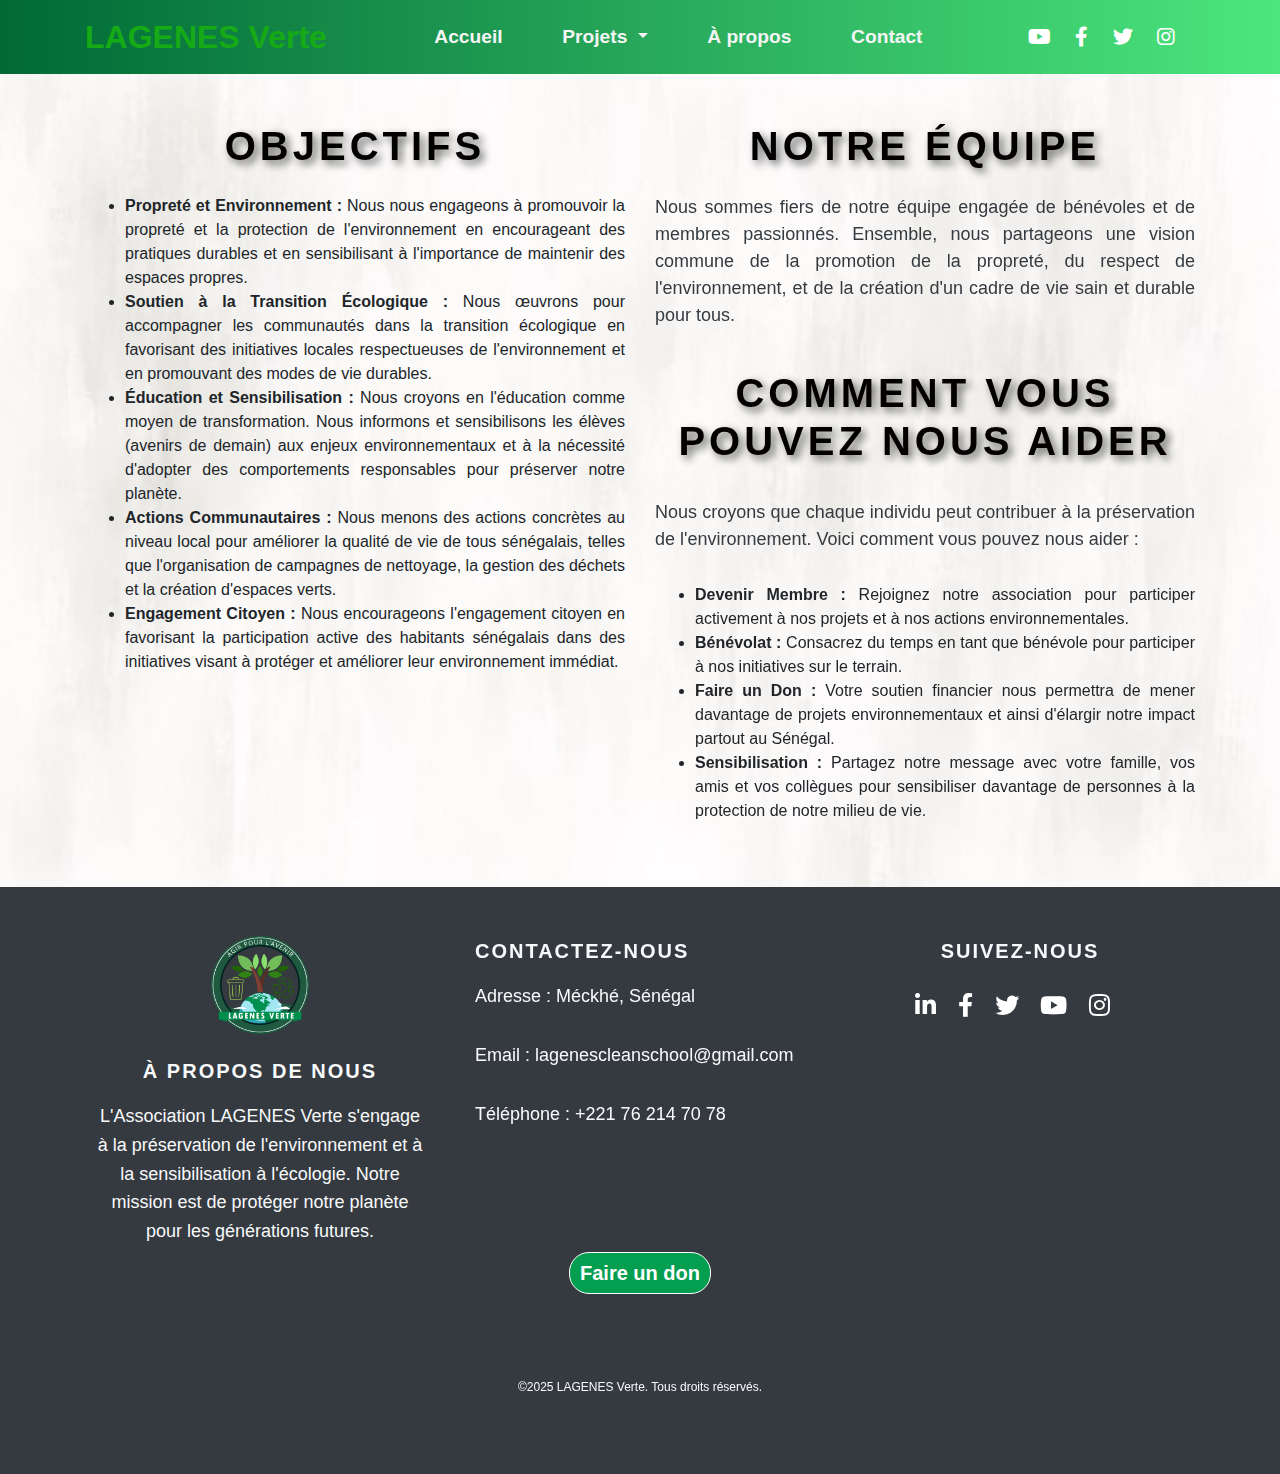
<file: about.html>
<!DOCTYPE html>
<html lang = "fr">

<head>
    <meta charset="UTF-8">
    <meta name="viewport" content="width=device-width, initial-scale=1.0">
    <meta name="description" content="Événements à venir et passés de l'association LAGENES Verte">
    <meta name="keywords" content="événements, environnement, écologie">
    <title>Événements | LAGENES Verte</title>
    <link rel="stylesheet" href="https://maxcdn.bootstrapcdn.com/bootstrap/4.5.2/css/bootstrap.min.css">
    <link rel="stylesheet" href="https://cdnjs.cloudflare.com/ajax/libs/font-awesome/6.0.0-beta3/css/all.min.css">
    <link rel="stylesheet" href="style.css">
    <link rel="icon" type="image/x-icon" href="images/aev.png" />
</head>

<body>
    <header class="header">
        <nav class="navbar navbar-expand-lg navbar-dark">
            <div class="container text-center">
                <a href="index.html" class="navbar-brand ml-auto" style="color: rgb(22, 170, 22)">LAGENES Verte</a>
                <button class="navbar-toggler" type="button" data-toggle="collapse" data-target="#navbarNav"
                    aria-controls="navbarNav" aria-expanded="true" aria-label="Toggle navigation">
                    <span class="navbar-toggler-icon"></span>
                </button>
                <div class="collapse navbar-collapse" id="navbarNav">
                    <ul class="navbar-nav m-auto mt-auto">
                        <li class="nav-item">
                            <a href="index.html" class="nav-link" style="color: whitesmoke">Accueil</a>
                        </li>
                        <li class="nav-item dropdown">
                            <a href="evenements.html" class="nav-link custom-pl-3 dropdown-toggle" style="color: whitesmoke" id="navbarDropdown" role="button" data-toggle="dropdown" aria-haspopup="true" aria-expanded="false">
                                Projets
                            </a>
                            <div class="dropdown-menu" aria-labelledby="navbarDropdown">
                                <a class="dropdown-item" href="school.html">Projet Clean'School</a>
                                <a class="dropdown-item" href="avenir.html"> <i>En construction</i></a>
                            </div>
                        </li>
                        <li class="nav-item">
                            <a href="about.html" class="nav-link" style="color: whitesmoke">À propos</a>
                        </li>
                        <li class="nav-item">
                            <a href="contact.html" class="nav-link" style="color: whitesmoke">Contact</a>
                        </li>
                    </ul>
                </div>
                <div class="social-icons">
                    <a href="#" class="social-icon"><i class="fab fa-youtube"></i></a>
                    <a href="#" class="social-icon"><i class="fab fa-facebook-f"></i></a>
                    <a href="#" class="social-icon"><i class="fab fa-twitter"></i></a>
                    <a href="#" class="social-icon"><i class="fab fa-instagram"></i></a>
                </div>
            </div>
        </nav>
        <div class="whatsapp-btn-container">
            <a class="whatsapp-btn" href="https://wa.me/33605536426"><i class="fab fa-whatsapp"></i></a>
            <span><i>Contact us</i></span>
        </div>
        
    </header>


    <section class="about py-5">
        <div class="container">
            <div class="row">
                <div class="col-lg-6">
                    <h1 class="title-first mb-4">OBJECTIFS</h1>
                    <ul>
                        <li><strong>Propreté et Environnement :</strong> Nous nous engageons à promouvoir la propreté et la protection de l'environnement en encourageant des pratiques durables et en sensibilisant à l'importance de maintenir des espaces propres.</li>
                        <li><strong>Soutien à la Transition Écologique :</strong> Nous œuvrons pour accompagner les communautés dans la transition écologique en favorisant des initiatives locales respectueuses de l'environnement et en promouvant des modes de vie durables.</li>
                        <li><strong>Éducation et Sensibilisation :</strong> Nous croyons en l'éducation comme moyen de transformation. Nous informons et sensibilisons les élèves (avenirs de demain) aux enjeux environnementaux et à la nécessité d'adopter des comportements responsables pour préserver notre planète.</li>
                        <li><strong>Actions Communautaires :</strong> Nous menons des actions concrètes au niveau local pour améliorer la qualité de vie de tous sénégalais, telles que l'organisation de campagnes de nettoyage, la gestion des déchets et la création d'espaces verts.</li>
                        <li><strong>Engagement Citoyen :</strong> Nous encourageons l'engagement citoyen en favorisant la participation active des habitants sénégalais dans des initiatives visant à protéger et améliorer leur environnement immédiat.</li>
                    </ul>
                    
                </div>
                <div class="col-lg-6">
                    <h1 class="title-first mb-4">Notre Équipe</h1>
                    <p class="text-dark">Nous sommes fiers de notre équipe engagée de bénévoles et de membres passionnés. Ensemble, nous partageons une vision commune de la promotion de la propreté, du respect de l'environnement, et de la création d'un cadre de vie sain et durable pour tous.</p>
                    <h2 class="title-first mb-4">Comment Vous Pouvez Nous Aider</h2>
                    <p class="text-dark">Nous croyons que chaque individu peut contribuer à la préservation de l'environnement. Voici
                        comment vous pouvez nous aider :</p>
                    <ul>
                        <li><strong>Devenir Membre :</strong> Rejoignez notre association pour participer activement à
                            nos projets et à nos actions environnementales.</li>
                        <li><strong>Bénévolat :</strong> Consacrez du temps en tant que bénévole pour participer à nos
                            initiatives sur le terrain.</li>
                        <li><strong>Faire un Don :</strong> Votre soutien financier nous permettra de mener davantage de
                            projets environnementaux et ainsi d'élargir notre impact partout au Sénégal.</li>
                        <li><strong>Sensibilisation :</strong> Partagez notre message avec votre famille, vos amis et
                            vos collègues pour sensibiliser davantage de personnes à la protection de notre milieu de vie.
                        </li>
                    </ul>
                </div>
            </div>
           
                </div>
            </div>
        </div>
        <div class="whatsapp-btn-container">
            <a class="whatsapp-btn" href="https://wa.me/33605536426"><i class="fab fa-whatsapp"></i></a>
            <span><i>Contact us</i></span>
        </div>
        
    </section>
    
	<footer class="bg-dark text-light py-5">
		<div class="container">
			<div class="row">
				<div class="col-md-4">
					<div class="footer-section text-center">
						<img src="images/aev.png" alt="Logo de l'Association pour l'Environnement Vert"
							class="footer-logo">
						<div class="footer-text">
							<p class="footer-heading">À propos de nous</p>
							<p>
                                L'Association LAGENES Verte s'engage à la préservation de l'environnement et
								à la sensibilisation à l'écologie. Notre mission est de protéger notre planète pour les
								générations futures.
                            </p>
						</div>
					</div>
				</div>
				<div class="col-md-4">
					<div class="footer-section">
						<div class="footer-text">
							<p class="footer-heading">Contactez-nous</p>
							<p>Adresse : Méckhé, Sénégal</p>
							<p>Email : lagenescleanschool@gmail.com</p>
							<p>Téléphone : +221 76 214 70 78</p>
						</div>
					</div>
				</div>
				<div class="col-md-4">
					<div class="footer-section">
						<div class="footer-text text-center">
							<p class="footer-heading">Suivez-nous</p>
							<div class="social-links">
								<a class="social-link"
									href="Linkedin" target="_blank">
									<i class="fab fa-linkedin-in"></i>
								</a>
								<a class="social-link" href="Facebook"
									target="_blank">
									<i class="fab fa-facebook-f"></i>
								</a>
								<a class="social-link" href="https://twitter.com/FNEasso" target="_blank">
									<i class="fab fa-twitter"></i>
								</a>
								<a class="social-link" href="Ytb"
									target="_blank">
									<i class="fab fa-youtube"></i>
								</a>
								<a class="social-link" href="Insta" target="_blank">
									<i class="fab fa-instagram"></i>
								</a>
							</div>
						</div>
					</div>
				</div>
			</div>
			<div class="row mt-5">
				<div class="col-12 text-center">
					<a href="contact.html" class="btn btn-primary btn-lg">Faire un don</a>
				</div>
			</div>
			<div class="row mt-4">
				<div class="col-12 text-center">
					<p class="copyright">&copy;2025 LAGENES Verte. Tous droits réservés.</p>
				</div>
			</div>
		</div>
	</footer>
    
    <script src="https://code.jquery.com/jquery-3.5.1.min.js"></script>
    <script src="https://stackpath.bootstrapcdn.com/bootstrap/4.5.2/js/bootstrap.min.js"></script>

    <script>
        function toggleText(cardNumber) {
            //Utilisation de l'identifiant unique pour cibler l'élément spécifique
            const cardText = document.getElementById(`card-text-${cardNumber}`);
            cardText.classList.toggle('expanded');
        }
    </script>

    <script src="https://ajax.googleapis.com/ajax/libs/jquery/3.5.1/jquery.min.js"></script>
    <script src="https://cdnjs.cloudflare.com/ajax/libs/popper.js/1.16.0/umd/popper.min.js"></script>
    <script src="https://code.jquery.com/jquery-3.6.0.min.js"></script>
    <script src="https://maxcdn.bootstrapcdn.com/bootstrap/4.5.2/js/bootstrap.min.js"></script>
    <script>
        $(document).ready(function () {
            //Fermer le menu lorsqu'un lien du menu est cliqué
            $('.navbar-nav>li>a').on('click', function () {
                $('.navbar-collapse').collapse('hide');
            });
        });
    </script>

</html>
</file>
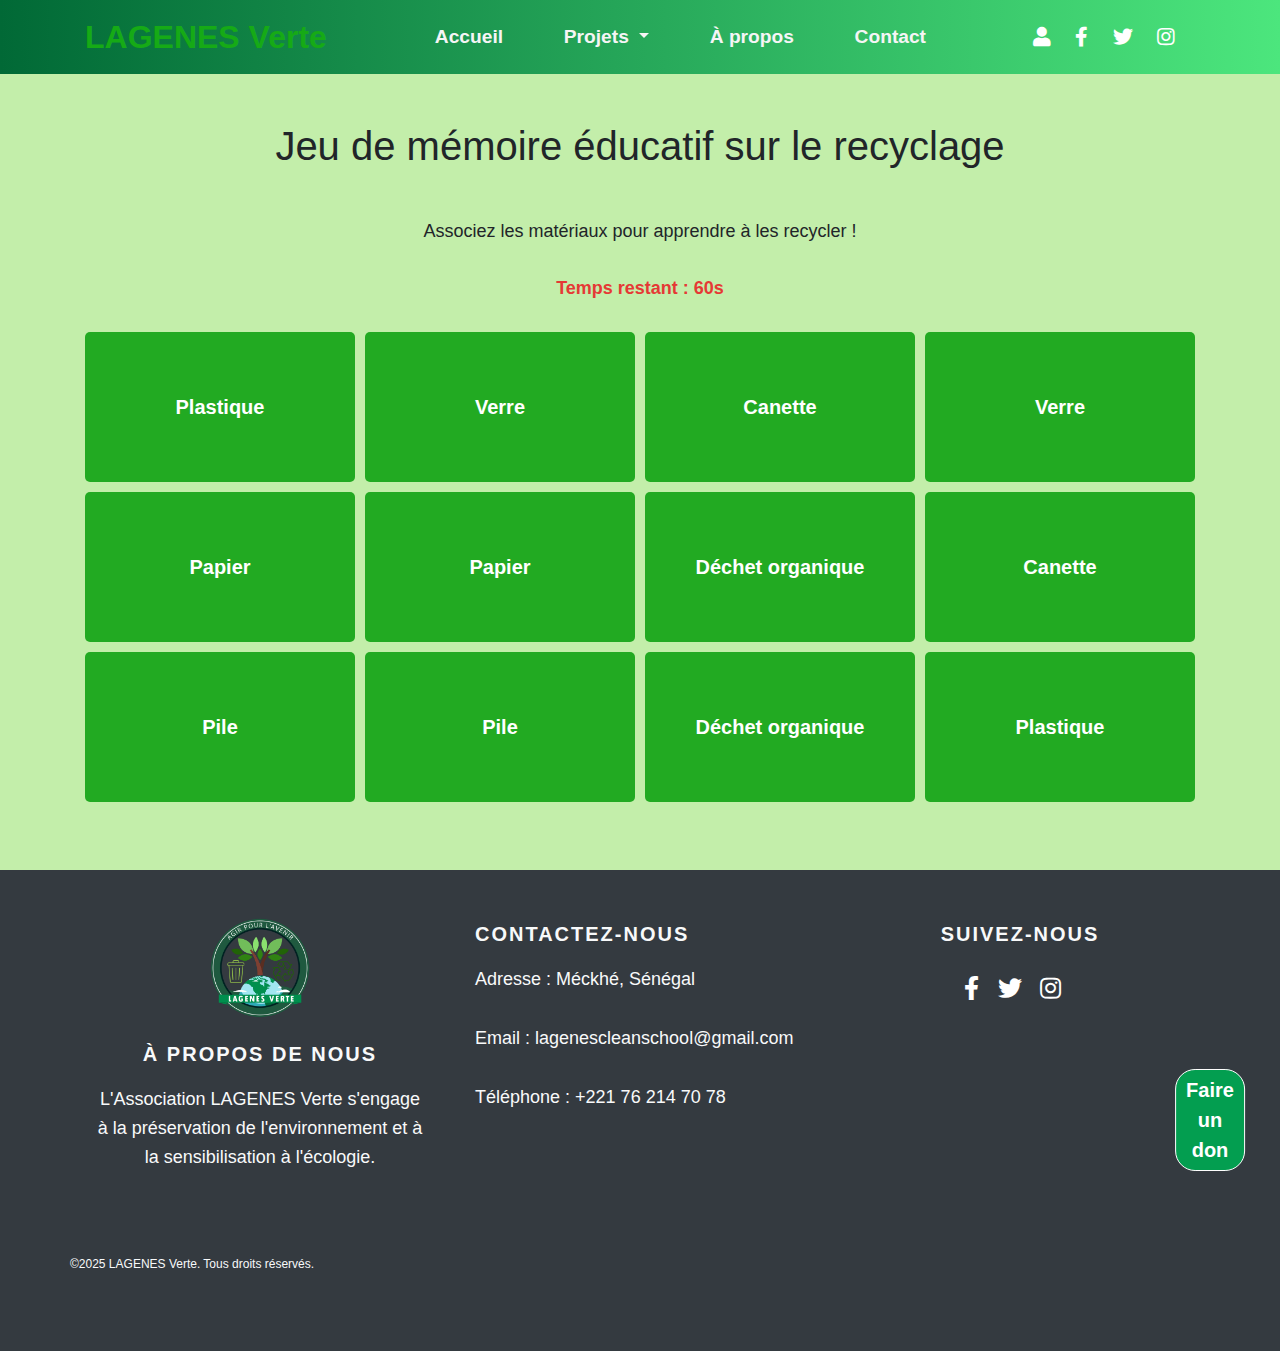
<file: avenir.html>
<!DOCTYPE html>
<html lang="fr">

<head>
    <meta charset="UTF-8">
    <meta name="viewport" content="width=device-width, initial-scale=1.0">
    <meta name="description" content="Jeu éducatif sur le recyclage - LAGENES Verte">
    <meta name="keywords" content="jeu, recyclage, environnement, éducation">
    <title>Jeu éducatif | LAGENES Verte</title>
    <link rel="stylesheet" href="https://maxcdn.bootstrapcdn.com/bootstrap/4.5.2/css/bootstrap.min.css">
    <link rel="stylesheet" href="https://cdnjs.cloudflare.com/ajax/libs/font-awesome/5.15.3/css/all.min.css">
    <link rel="stylesheet" href="style.css">
    <link rel="icon" type="image/x-icon" href="images/aev.png" />
    <style>
        .memory-game {
            display: grid;
            grid-template-columns: repeat(4, 1fr);
            gap: 10px;
            margin-top: 30px;
        }

        .memory-card {
            width: 100%;
            height: 150px;
            border-radius: 5px;
            background: #f2f2f2;
            display: flex;
            align-items: center;
            justify-content: center;
            font-size: 20px;
            font-weight: bold;
            cursor: pointer;
        }

        .memory-card.flipped {
            background: #22aa22;
            color: white;
        }

        .educational-message {
            margin-top: 20px;
            font-size: 18px;
            color: #333;
        }

        #timer {
            font-size: 18px;
            color: #e53935;
            font-weight: bold;
        }
    </style>
</head>

<body>
    <header class="header">
        <nav class="navbar navbar-expand-lg navbar-dark">
            <div class="container text-center">
                <a href="index.html" class="navbar-brand ml-auto" style="color: rgb(22, 170, 22)">LAGENES Verte</a>
                <button class="navbar-toggler" type="button" data-toggle="collapse" data-target="#navbarNav"
                    aria-controls="navbarNav" aria-expanded="true" aria-label="Toggle navigation">
                    <span class="navbar-toggler-icon"></span>
                </button>
                <div class="collapse navbar-collapse" id="navbarNav">
                    <ul class="navbar-nav m-auto mt-auto">
                        <li class="nav-item">
                            <a href="index.html" class="nav-link custom-pl-3" style="color: whitesmoke">Accueil</a>
                        </li>
                        <li class="nav-item dropdown">
                            <a href="evenements.html" class="nav-link custom-pl-3 dropdown-toggle" style="color: whitesmoke" id="navbarDropdown" role="button" data-toggle="dropdown" aria-haspopup="true" aria-expanded="false">
                                Projets
                            </a>
                            <div class="dropdown-menu" aria-labelledby="navbarDropdown">
                                <a class="dropdown-item" href="school.html">Projet Clean'School</a>
                                <a class="dropdown-item" href="avenir.html"> <i>En construction</i></a>
                            </div>
                        </li>
                        <li class="nav-item">
                            <a href="about.html" class="nav-link custom-pl-3custom-pl-3" style="color: whitesmoke">À propos</a>
                        </li>
                        <li class="nav-item">
                            <a href="contact.html" class="nav-link custom-pl-3" style="color: whitesmoke">Contact</a>
                        </li>
                    </ul>
                </div>
                <div class="social-icons">
                    <a href="contact.html" class="social-icon"><i class="fas fa-user"></i></a>
                    <a href="#" class="social-icon"><i class="fab fa-facebook-f"></i></a>
                    <a href="#" class="social-icon"><i class="fab fa-twitter"></i></a>
                    <a href="#" class="social-icon"><i class="fab fa-instagram"></i></a>
                </div>
            </div>
        </nav>
    </header>

    <section class="py-5">
        <div class="container">
            <h1 class="text-center mb-5">Jeu de mémoire éducatif sur le recyclage</h1>
            <p class="text-center">Associez les matériaux pour apprendre à les recycler !</p>

            <div class="text-center mt-3">
                <p id="timer">Temps restant : 60s</p>
            </div>

            <div class="memory-game" id="memory-game">
                <!-- Les cartes seront générées dynamiquement -->
            </div>

            <div class="educational-message text-center" id="educational-message"></div>
        </div>
    </section>

    <footer class="bg-dark text-light py-5">
        <div class="container">
            <div class="row">
                <div class="col-md-4">
                    <div class="footer-section text-center">
                        <img src="images/aev.png" alt="Logo de l'Association pour l'Environnement Vert" class="footer-logo">
                        <div class="footer-text">
                            <p class="footer-heading">À propos de nous</p>
                            <p>L'Association LAGENES Verte s'engage à la préservation de l'environnement et à la sensibilisation à l'écologie.</p>
                        </div>
                    </div>
                </div>
                <div class="col-md-4">
                    <div class="footer-section">
                        <div class="footer-text">
                            <p class="footer-heading">Contactez-nous</p>
                            <p>Adresse : Méckhé, Sénégal</p>
                            <p>Email : lagenescleanschool@gmail.com</p>
                            <p>Téléphone : +221 76 214 70 78</p>
                        </div>
                    </div>
                </div>
                <div class="col-md-4">
                    <div class="footer-section">
                        <div class="footer-text text-center">
                            <p class="footer-heading">Suivez-nous</p>
                            <div class="social-links">
                                <a class="social-link" href="#"><i class="fab fa-facebook-f"></i></a>
                                <a class="social-link" href="#"><i class="fab fa-twitter"></i></a>
                                <a class="social-link" href="#"><i class="fab fa-instagram"></i></a>
                            </div>
                        </div>
                    </div>
                </div>
                <div class="row mt-5">
                    <div class="col-12 text-center">
                        <a href="contact.html" class="btn btn-primary btn-lg">Faire un don</a>
                    </div>
                </div>
                <div class="row mt-4">
                    <div class="col-12 text-center">
                        <p class="copyright">&copy;2025 LAGENES Verte. Tous droits réservés.</p>
                    </div>
                </div>
            </div>
            
        </div>
    </footer>

    <script>
      
    const cards = [
        { text: 'Plastique', message: 'Le plastique est recyclable, mais pensez à le nettoyer avant de le jeter.' },
        { text: 'Verre', message: 'Le verre est recyclable à l’infini, sans perte de qualité.' },
        { text: 'Papier', message: 'Recyclez le papier propre et sec dans les bacs appropriés.' },
        { text: 'Canette', message: 'Les canettes en aluminium sont 100 % recyclables.' },
        { text: 'Pile', message: 'Les piles ne doivent pas être jetées dans les bacs classiques. Apportez-les aux points de collecte.' },
        { text: 'Déchet organique', message: 'Les déchets organiques peuvent être compostés pour enrichir les sols.' }
    ];

    const gameContainer = document.getElementById('memory-game');
    const messageContainer = document.getElementById('educational-message');
    let firstCard = null;
    let secondCard = null;
    let lockBoard = false;
    let gameTime = 60;
    let timerInterval;

    function shuffle(array) {
        return array.sort(() => Math.random() - 0.5);
    }

    function createCard(text) {
        const card = document.createElement('div');
        card.classList.add('memory-card');
        card.dataset.text = text;
        card.innerText = 'Cacher';

        card.addEventListener('click', () => {
            if (lockBoard || card === firstCard) return;

            card.classList.add('flipped');
            card.innerText = text;

            if (!firstCard) {
                firstCard = card;
                return;
            }

            secondCard = card;
            checkForMatch();
        });

        return card;
    }

    function checkForMatch() {
        const isMatch = firstCard.dataset.text === secondCard.dataset.text;

        if (isMatch) {
            const message = cards.find(c => c.text === firstCard.dataset.text).message;
            messageContainer.innerText = message;

            firstCard = null;
            secondCard = null;

            checkWinCondition(); // Vérifie si le joueur a gagné
        } else {
            lockBoard = true;
            setTimeout(() => {
                firstCard.classList.remove('flipped');
                firstCard.innerText = 'Cacher';
                secondCard.classList.remove('flipped');
                secondCard.innerText = 'Cacher';

                firstCard = null;
                secondCard = null;
                lockBoard = false;
            }, 1000);
        }
    }

    function startTimer() {
        const timerDisplay = document.getElementById('timer');
        timerDisplay.innerText = `Temps restant : ${gameTime}s`;

        timerInterval = setInterval(() => {
            gameTime -= 1;
            timerDisplay.innerText = `Temps restant : ${gameTime}s`;

            if (gameTime <= 0) {
                clearInterval(timerInterval);
                alert('Temps écoulé ! Recommencez le jeu.');
                resetGame();
            }
        }, 1000);
    }

    function checkWinCondition() {
        const allCards = Array.from(document.querySelectorAll('.memory-card'));
        const allFlipped = allCards.every(card => card.classList.contains('flipped'));

        if (allFlipped) {
            clearInterval(timerInterval); // Arrête le minuteur
            alert('Félicitations, vous avez gagné !');
            resetGame();
        }
    }

    function resetGame() {
        gameContainer.innerHTML = '';
        messageContainer.innerText = '';
        firstCard = null;
        secondCard = null;
        lockBoard = false;
        gameTime = 60;
        clearInterval(timerInterval);
        initGame();
    }

    function revealCardsBriefly() {
        const allCards = Array.from(gameContainer.children);
        allCards.forEach(card => {
            card.classList.add('flipped');
            card.innerText = card.dataset.text;
        });

        setTimeout(() => {
            allCards.forEach(card => {
                card.classList.remove('flipped');
                card.innerText = 'Cacher';
            });
            startTimer();
        }, 3000);
    }

    function initGame() {
        const shuffledCards = shuffle([...cards, ...cards]);
        shuffledCards.forEach(card => {
            const cardElement = createCard(card.text);
            gameContainer.appendChild(cardElement);
        });

        revealCardsBriefly();
    }

    initGame();
</script>

</body>

</html>
</file>
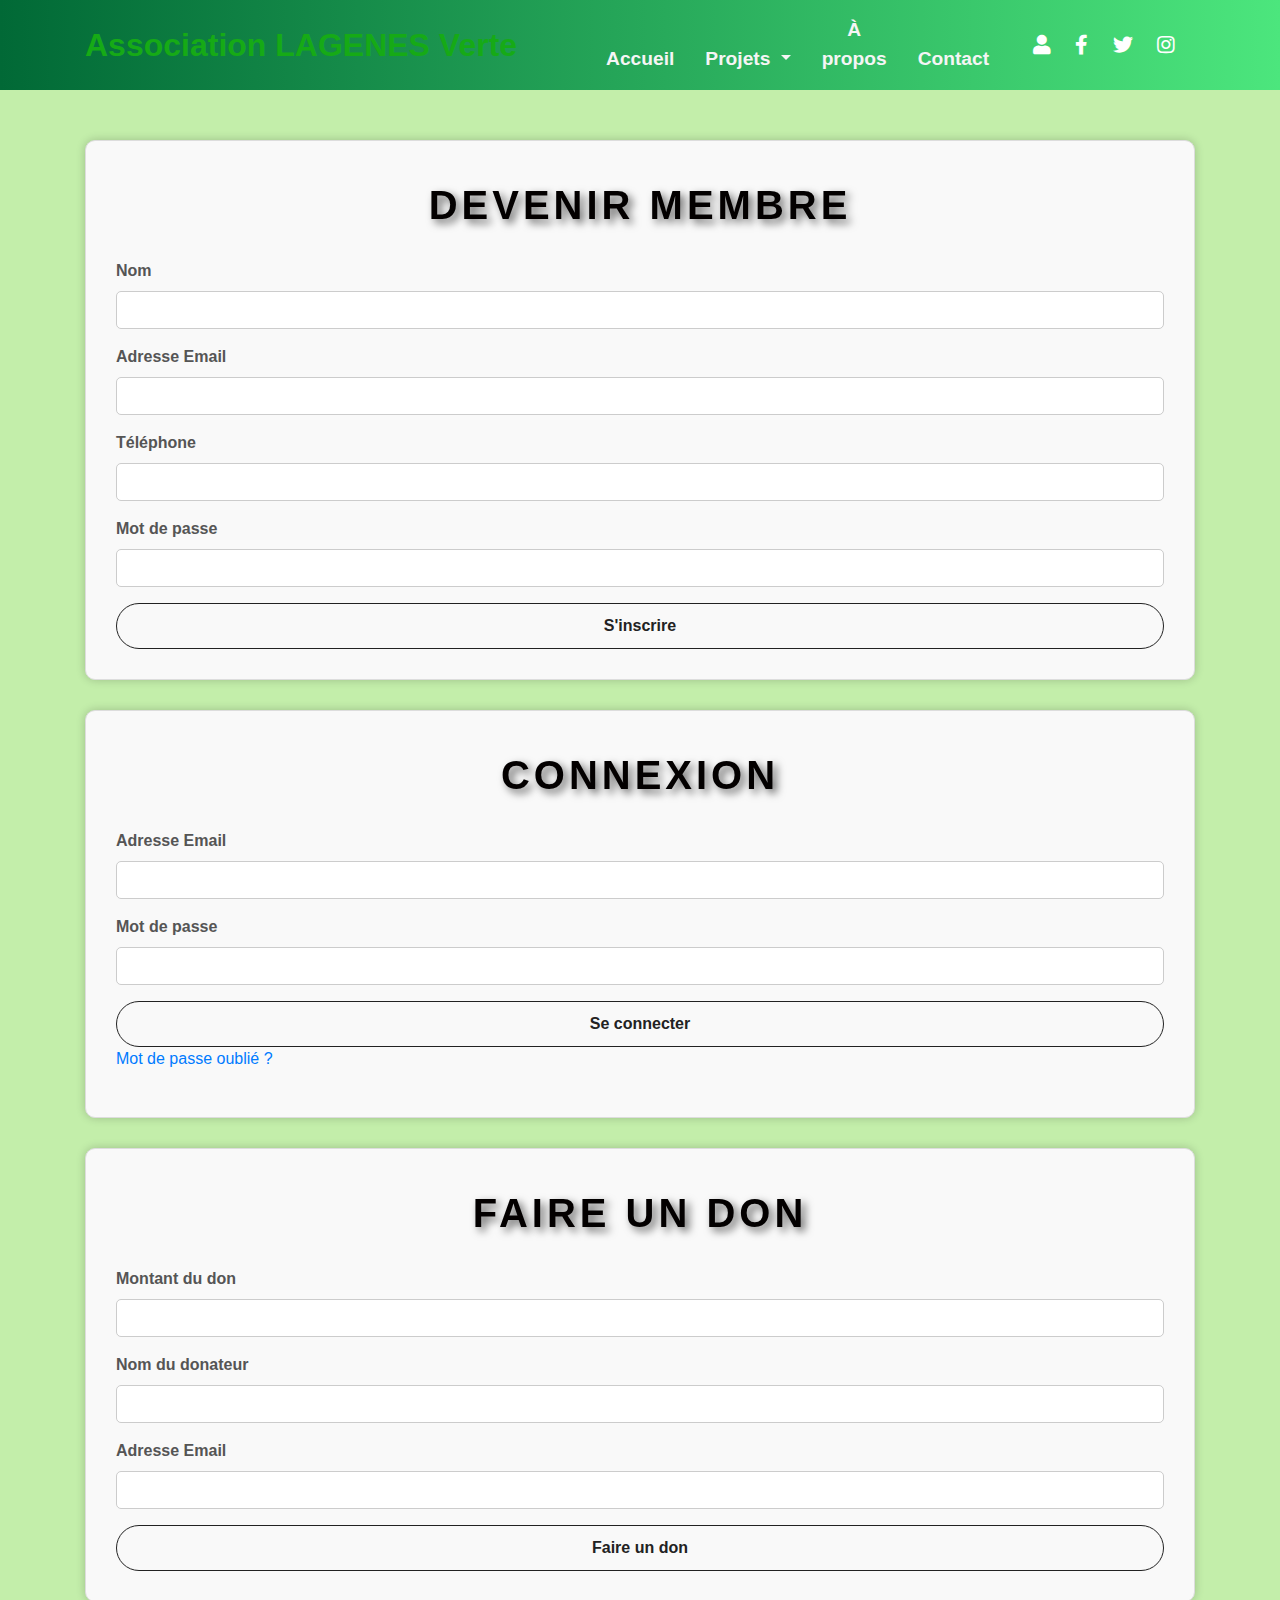
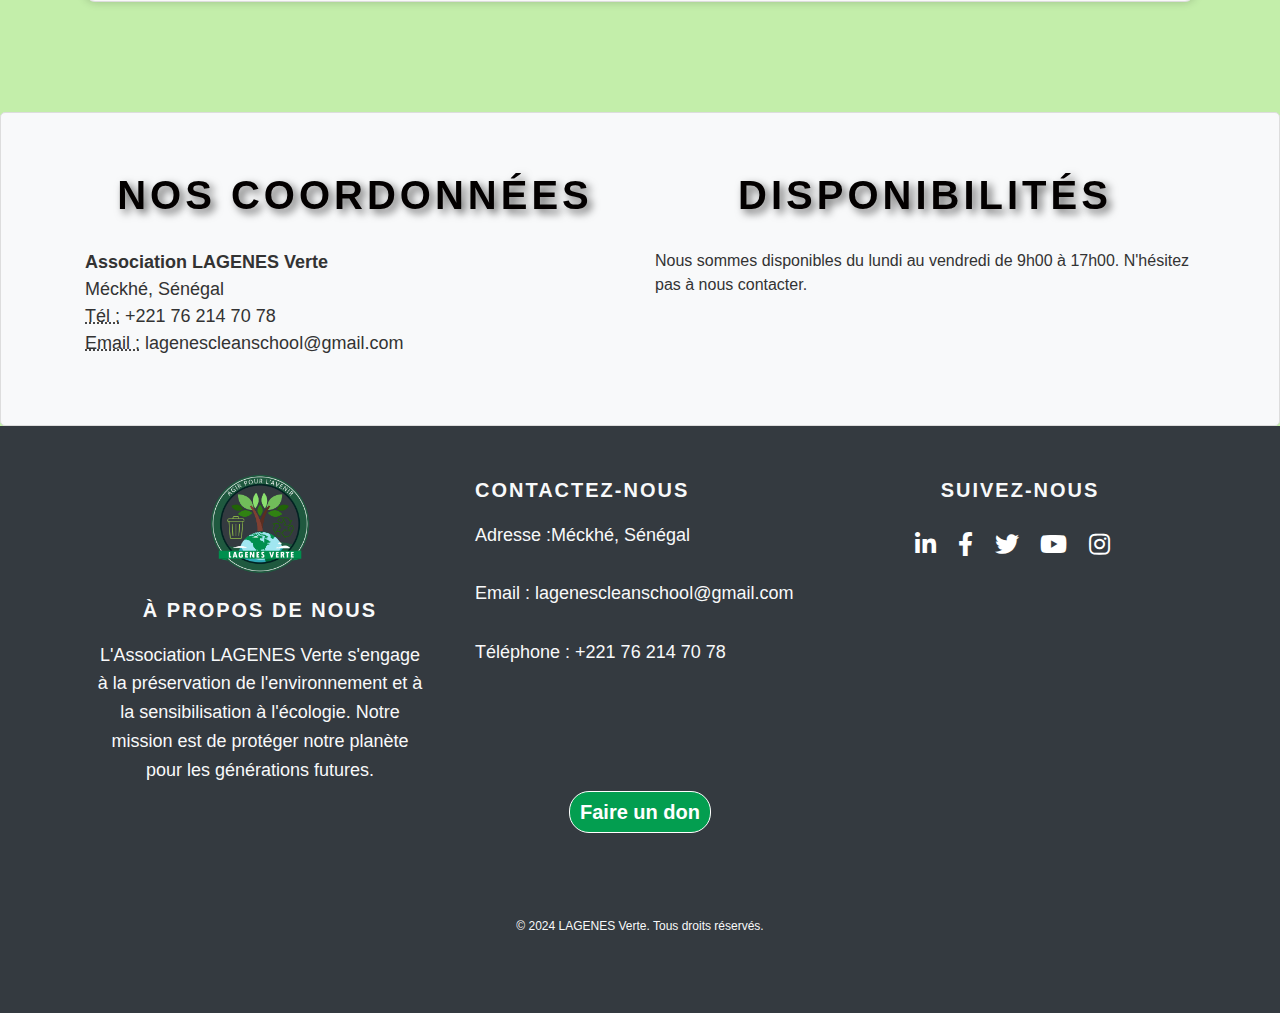
<file: contact.html>
<!DOCTYPE HTML>
<HTML lang="fr">

<head>
    <meta charset="UTF-8">
    <meta name="viewport" content="width=device-width, initial-scale=1.0">
    <meta name="description" content="Événements à venir et passés de l'Association pour l'Environnement Vert">
    <meta name="keywords" content="événements, environnement, écologie">
    <title>Événements | Association LAGENES Verte</title>
    <link rel="stylesheet" href="https://maxcdn.bootstrapcdn.com/bootstrap/4.5.2/css/bootstrap.min.css">
    <link rel="stylesheet" href="https://cdnjs.cloudflare.com/ajax/libs/font-awesome/5.15.3/css/all.min.css">
    <link rel="stylesheet" href="style.css">
    <link rel="icon" type="image/x-icon" href="images/Contact.png" />
</head>

<body>
    <header class="header">
        <nav class="navbar navbar-expand-lg navbar-dark">
            <div class="container text-center">
                <a href="index.html" class="navbar-brand ml-auto" style="color: rgb(22, 170, 22)">Association LAGENES Verte</a>
                <button class="navbar-toggler" type="button" data-toggle="collapse" data-target="#navbarNav"
                    aria-controls="navbarNav" aria-expanded="true" aria-label="Toggle navigation">
                    <span class="navbar-toggler-icon"></span>
                </button>
                <div class="collapse navbar-collapse" id="navbarNav">
                    <ul class="navbar-nav m-auto mt-auto">
                        <li class="nav-item">
                            <a href="index.html" class="nav-link custom-pl-3" style="color: whitesmoke">Accueil</a>
                        </li>
                        <li class="nav-item dropdown">
                            <a href="evenements.html" class="nav-link custom-pl-3 dropdown-toggle" style="color: whitesmoke" id="navbarDropdown" role="button" data-toggle="dropdown" aria-haspopup="true" aria-expanded="false">
                                Projets
                            </a>
                            <div class="dropdown-menu" aria-labelledby="navbarDropdown">
                                <a class="dropdown-item" href="school.html">Projet Clean'School</a>
                                <a class="dropdown-item" href="avenir.html"> <i>En construction</i></a>
                            </div>
                        </li>
                        
                        <li class="nav-item">
                            <a href="about.html" class="nav-link custom-pl-3custom-pl-3" style="color: whitesmoke">À propos</a>
                        </li>
                        <li class="nav-item">
                            <a href="contact.html" class="nav-link custom-pl-3" style="color: whitesmoke">Contact</a>
                        </li>
                    </ul>
                </div>
                <div class="social-icons">
                    <a href="contact.html" class="social-icon"><i class="fas fa-user"></i></a>
                    <a href="#" class="social-icon"><i class="fab fa-facebook-f"></i></a>
                    <a href="#" class="social-icon"><i class="fab fa-twitter"></i></a>
                    <a href="#" class="social-icon"><i class="fab fa-instagram"></i></a>
                </div>
            </div>
        </nav>
    </header>

    <section class="contact">
        <div class="container">

            <!-- Formulaire d'inscription -->
            <div class="row">
                <div class="col-12">
                    <div class="form-container">
                        <h2 class="title-first">Devenir membre</h2>
                        <form action="inscription.php" method="post">
                            <div class="form-group">
                                <label for="nomInscription">Nom</label>
                                <input type="text" class="form-control" id="nomInscription" name="nomInscription"
                                    required>
                            </div>
                            <div class="form-group">
                                <label for="emailInscription">Adresse Email</label>
                                <input type="email" class="form-control" id="emailInscription" name="emailInscription"
                                    required>
                            </div>
                            <div class="form-group">
                                <label for="telephoneInscription">Téléphone</label>
                                <input type="tel" class="form-control" id="telephoneInscription"
                                    name="telephoneInscription" required>
                            </div>
                            <div class="form-group">
                                <label for="motDePasseInscription">Mot de passe</label>
                                <input type="password" class="form-control" id="motDePasseInscription"
                                    name="motDePasseInscription" required>
                            </div>
                            <div class="text-center">
                                <button type="submit" class="btn btn-contact btn-block"
                                    id="mon-bouton">S'inscrire</button>
                            </div>
                        </form>
                    </div>
                </div>
            </div>

            <!-- Formulaire de connexion -->
            <div class="row">
                <div class="col-12">
                    <div class="form-container">
                        <h2 class="title-first">Connexion</h2>
                        <form action="connexion.php" method="post">
                            <div class="form-group">
                                <label for="emailConnexion">Adresse Email</label>
                                <input type="email" class="form-control" id="emailConnexion" name="emailConnexion"
                                    required>
                            </div>
                            <div class="form-group">
                                <label for="motDePasseConnexion">Mot de passe</label>
                                <input type="password" class="form-control" id="motDePasseConnexion"
                                    name="motDePasseConnexion" required>
                            </div>
                            <div class="text-center">
                                <button type="submit" class="btn btn-contact btn-block">Se connecter</button>
                            </div>
                            <div class="form-group">
                                <a href="mot-de-passe-oublie.php">Mot de passe oublié ?</a>
                            </div>
                        </form>
                    </div>
                </div>
            </div>

            <!-- Formulaire de don -->
            <div class="row">
                <div class="col-12">
                    <div class="form-container">
                        <h2 class="title-first">Faire un don</h2>
                        <form action="don.php" method="post">
                            <div class="form-group">
                                <label for="montantDon">Montant du don</label>
                                <input type="text" class="form-control" id="montantDon" name="montantDon" required>
                            </div>
                            <div class="form-group">
                                <label for="nomDonateur">Nom du donateur</label>
                                <input type="text" class="form-control" id="nomDonateur" name="nomDonateur" required>
                            </div>
                            <div class="form-group">
                                <label for="emailDonateur">Adresse Email</label>
                                <input type="email" class="form-control" id="emailDonateur" name="emailDonateur"
                                    required>
                            </div>
                            <div class="text-center">
                                <button type="submit" class="btn btn-contact btn-block">Faire un don</button>
                            </div>
                        </form>
                    </div>
                </div>
            </div>
        </div>
    </section>

    <!-- Informations de contact -->
    <section class="contact-info bg-light py-3 py-md-5">
        <div class="container">
            <div class="row">
                <div class="col-12 col-md-6">
                    <h2 class="title-first">Nos coordonnées</h2>
                    <address>
                        <strong>Association LAGENES Verte</strong><br>
                
                        Méckhé, Sénégal<br>
                        <abbr title="Téléphone">Tél :</abbr> +221 76 214 70 78<br>
                        <abbr title="Email">Email :</abbr> lagenescleanschool@gmail.com
                    </address>
                </div>
                <div class="col-12 col-md-6">
                    <h2 class="title-first">Disponibilités</h2>
                    <p class="contact-p" style="color: #333;">Nous sommes disponibles du lundi au vendredi de 9h00 à 17h00.
                        N'hésitez pas à nous contacter.</p>
                </div>
            </div>
        </div>
    </section>

	<footer class="bg-dark text-light py-5">
		<div class="container">
			<div class="row">
				<div class="col-md-4">
					<div class="footer-section text-center">
						<img src="images/aev.png" alt="Logo de l'Association pour l'Environnement Vert"
							class="footer-logo">
						<div class="footer-text">
							<p class="footer-heading">À propos de nous</p>
							<p>L'Association LAGENES Verte s'engage à la préservation de l'environnement et
								à la
								sensibilisation à l'écologie. Notre mission est de protéger notre planète pour les
								générations futures.</p>
						</div>
					</div>
				</div>
				<div class="col-md-4">
					<div class="footer-section">
						<div class="footer-text">
							<p class="footer-heading">Contactez-nous</p>
							<p>Adresse :Méckhé, Sénégal</p>
							<p>Email : lagenescleanschool@gmail.com</p>
							<p>Téléphone : +221 76 214 70 78</p>
						</div>
					</div>
				</div>
				<div class="col-md-4">
					<div class="footer-section">
						<div class="footer-text text-center">
							<p class="footer-heading">Suivez-nous</p>
							<div class="social-links">
								<a class="social-link"
									href="Linkedin" target="_blank">
									<i class="fab fa-linkedin-in"></i>
								</a>
								<a class="social-link" href="Facebook"
									target="_blank">
									<i class="fab fa-facebook-f"></i>
								</a>
								<a class="social-link" href="https://twitter.com/FNEasso" target="_blank">
									<i class="fab fa-twitter"></i>
								</a>
								<a class="social-link" href="Ytb"
									target="_blank">
									<i class="fab fa-youtube"></i>
								</a>
								<a class="social-link" href="Insta" target="_blank">
									<i class="fab fa-instagram"></i>
								</a>
							</div>
						</div>
					</div>
				</div>
			</div>
			<div class="row mt-5">
				<div class="col-12 text-center">
					<a href="contact.html" class="btn btn-primary btn-lg">Faire un don</a>
				</div>
			</div>
			<div class="row mt-4">
				<div class="col-12 text-center">
					<p class="copyright">&copy; 2024 LAGENES Verte. Tous droits réservés.</p>
				</div>
			</div>
		</div>
	</footer>
    <script src="https://code.jquery.com/jquery-3.5.1.min.js"></script>
    <script src="https://stackpath.bootstrapcdn.com/bootstrap/4.5.2/js/bootstrap.min.js"></script>

    <script>
        function toggleText(cardNumber) {
            // Utilisation de l'identifiant unique pour cibler l'élément spécifique
            const cardText = document.getElementById(`card-text-${cardNumber}`);
            cardText.classList.toggle('expanded');
        }
    </script>

    <script src="https://ajax.googleapis.com/ajax/libs/jquery/3.5.1/jquery.min.js"></script>
    <script src="https://cdnjs.cloudflare.com/ajax/libs/popper.js/1.16.0/umd/popper.min.js"></script>
    <script src="https://code.jquery.com/jquery-3.6.0.min.js"></script>
    <script src="https://maxcdn.bootstrapcdn.com/bootstrap/4.5.2/js/bootstrap.min.js"></script>
    <script>
        $(document).ready(function () {
            // Fermer le menu lorsqu'un lien du menu est cliqué
            $('.navbar-nav>li>a').on('click', function () {
                $('.navbar-collapse').collapse('hide');
            });
        });
    </script>

</body>

</html>
</file>
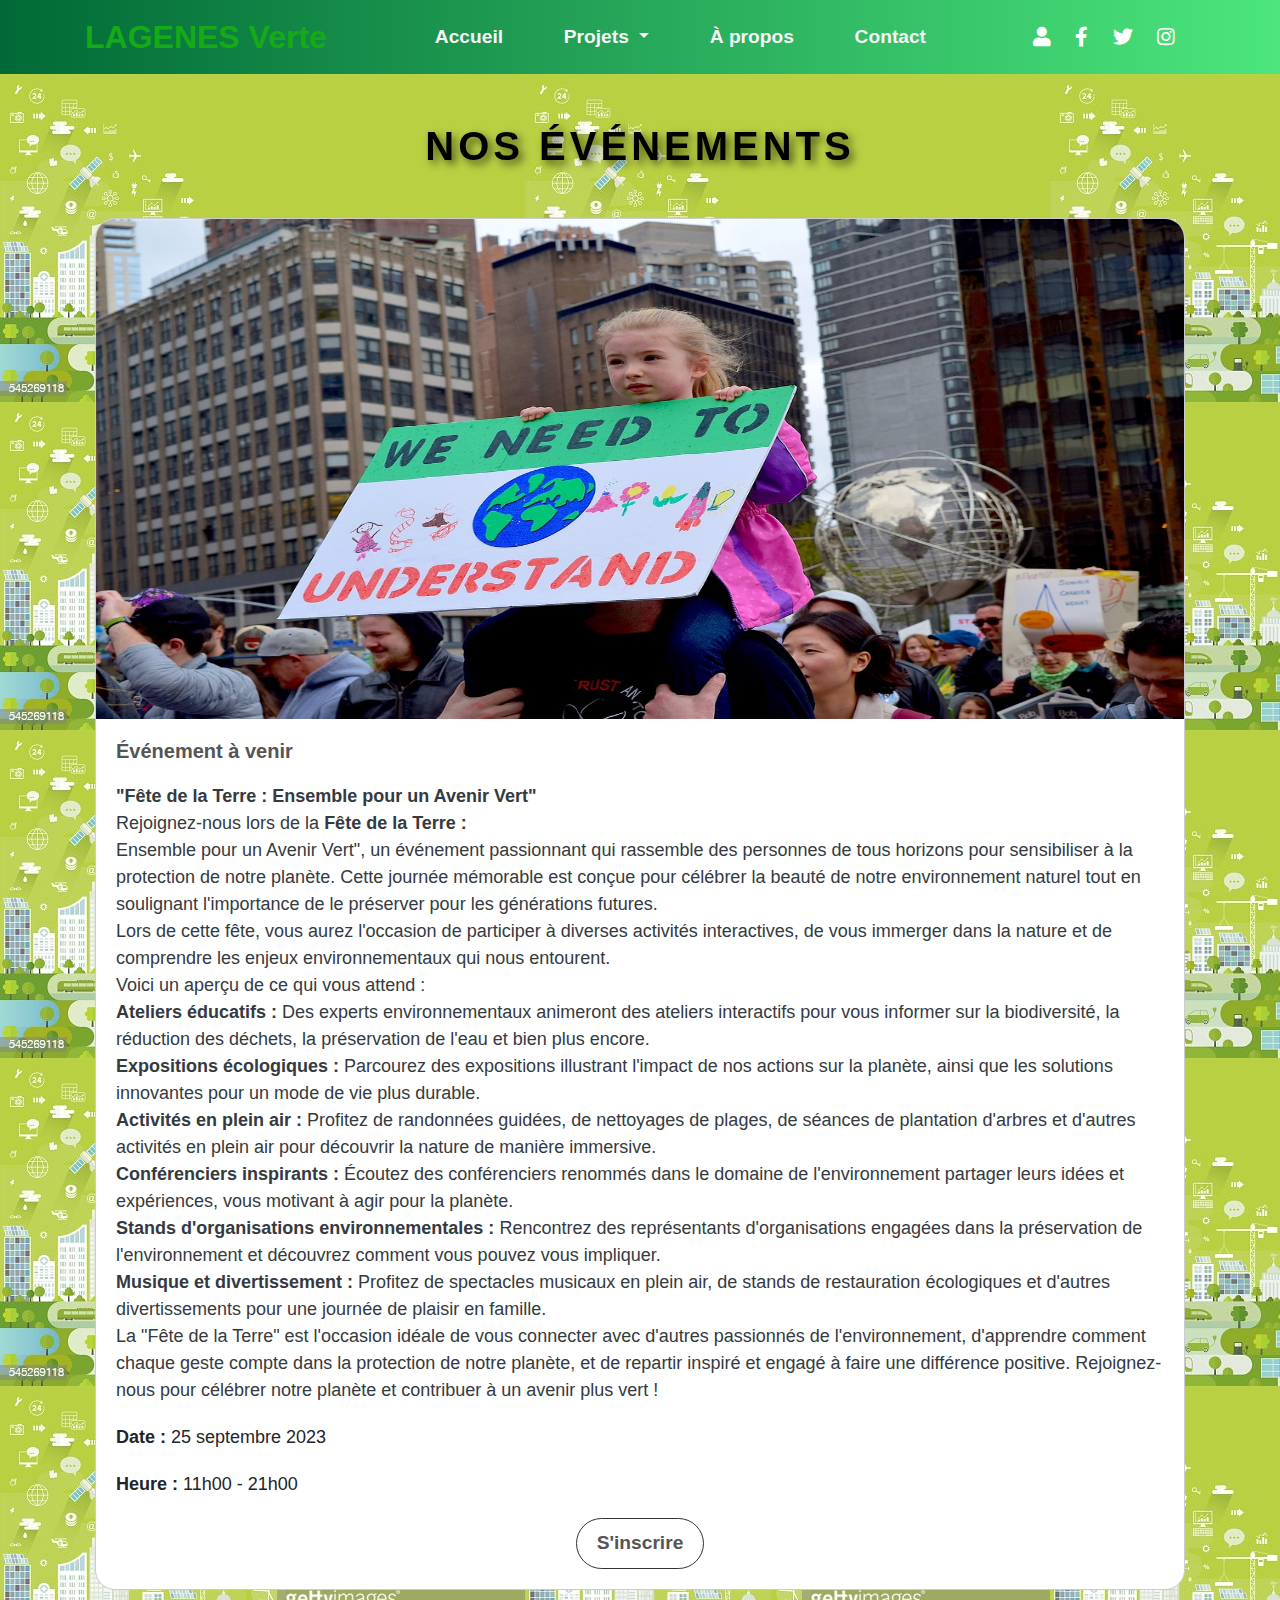
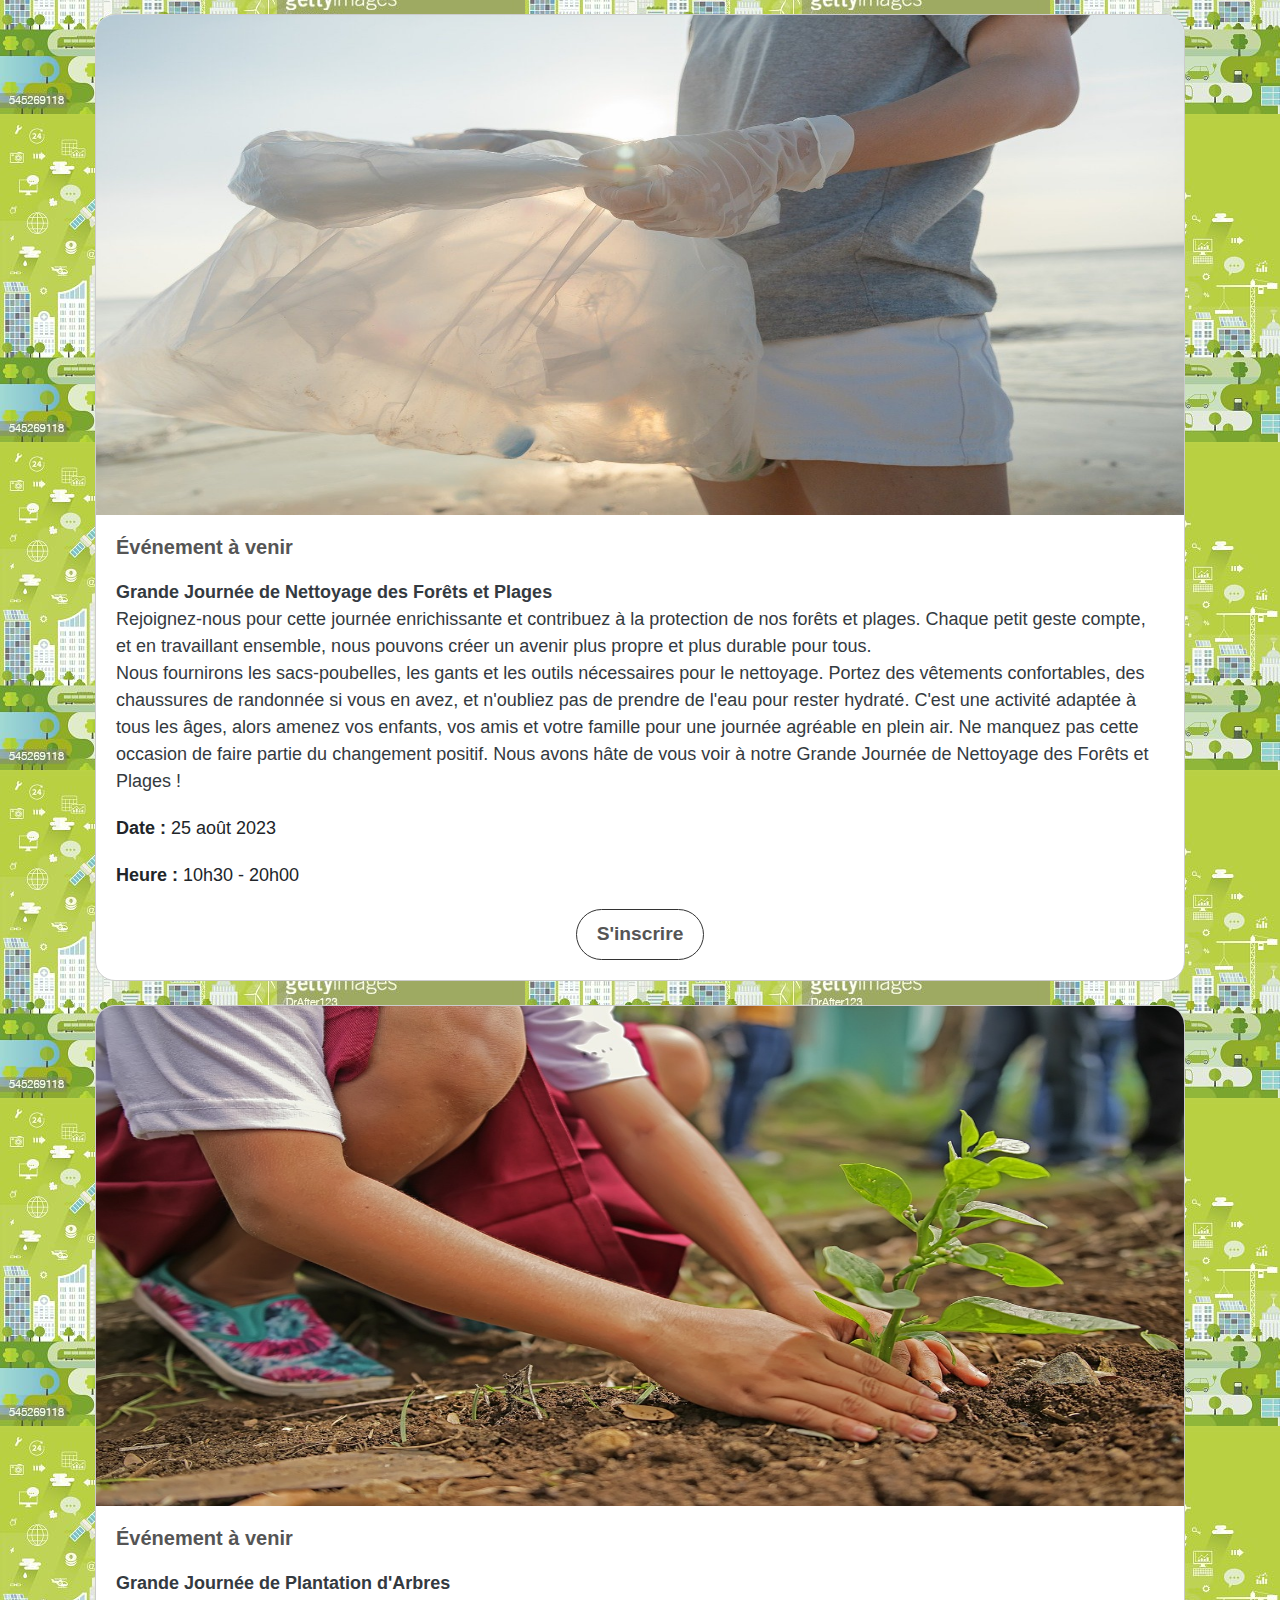
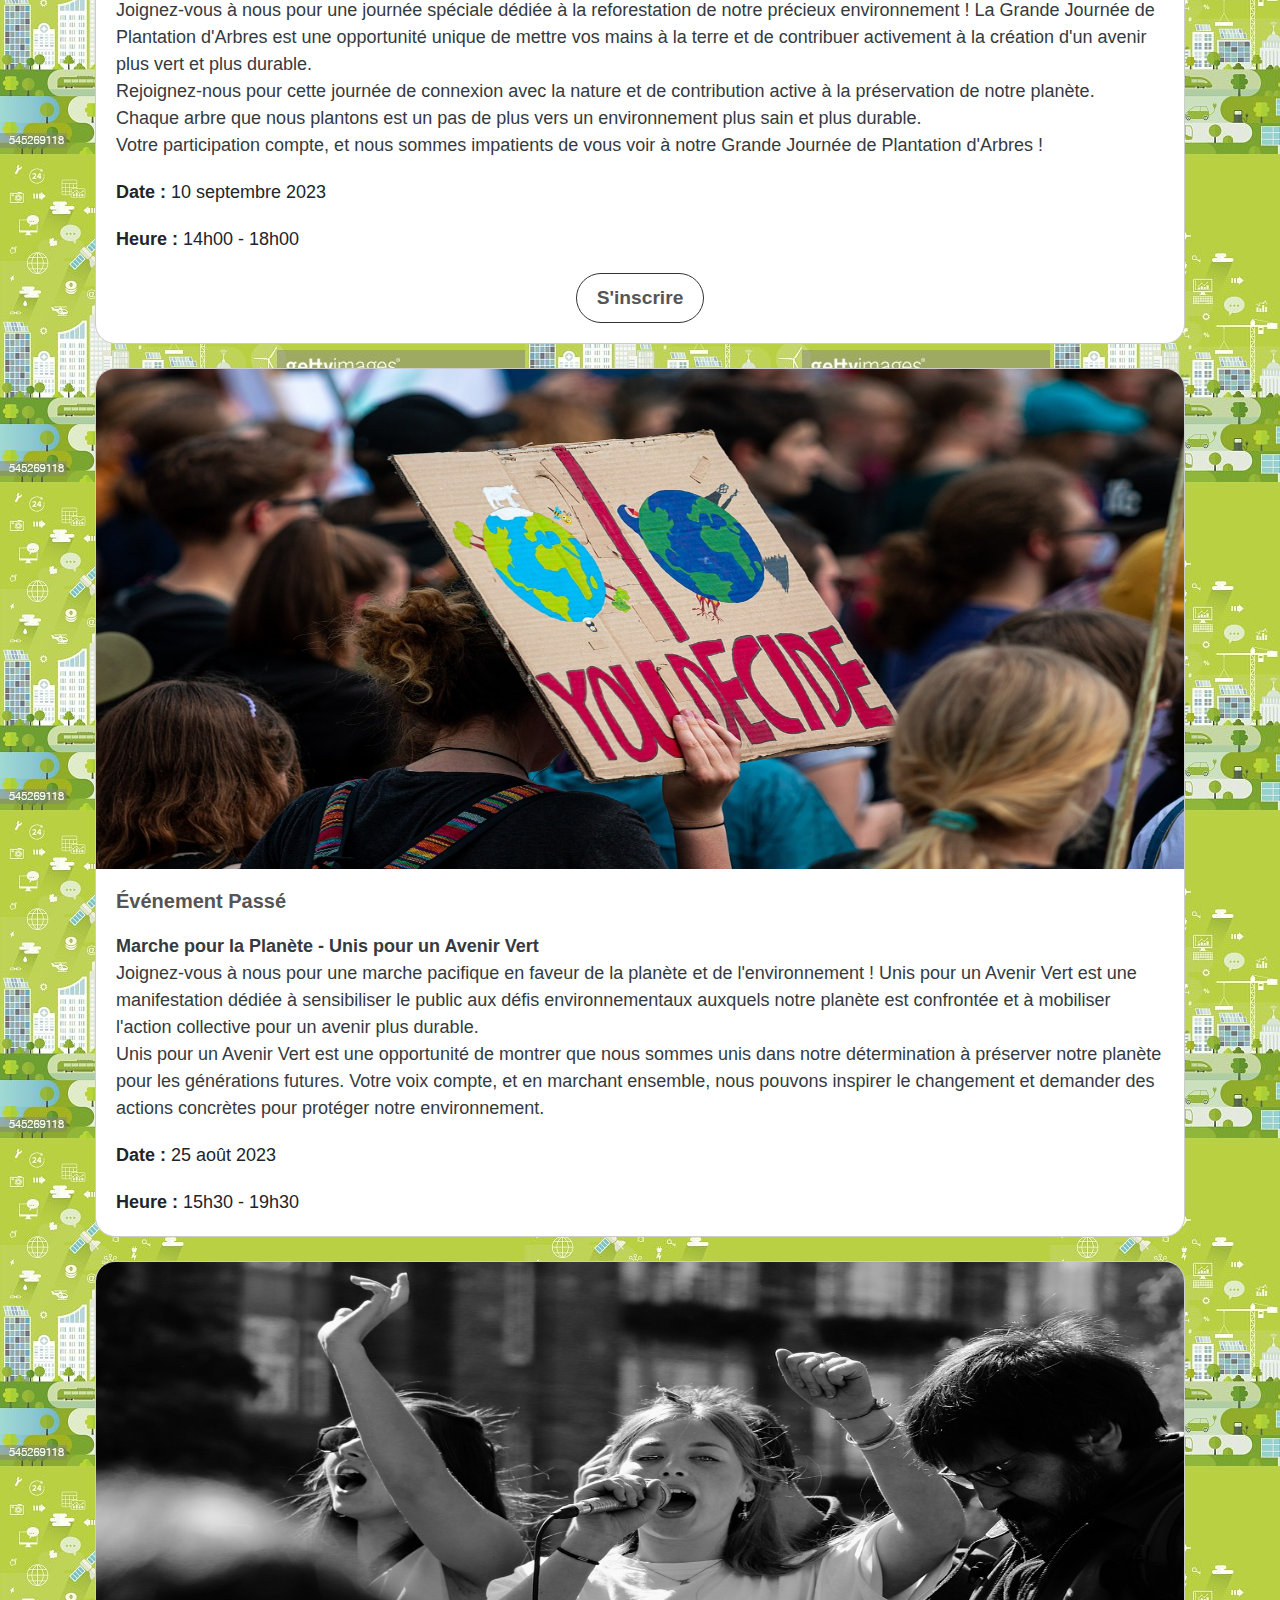
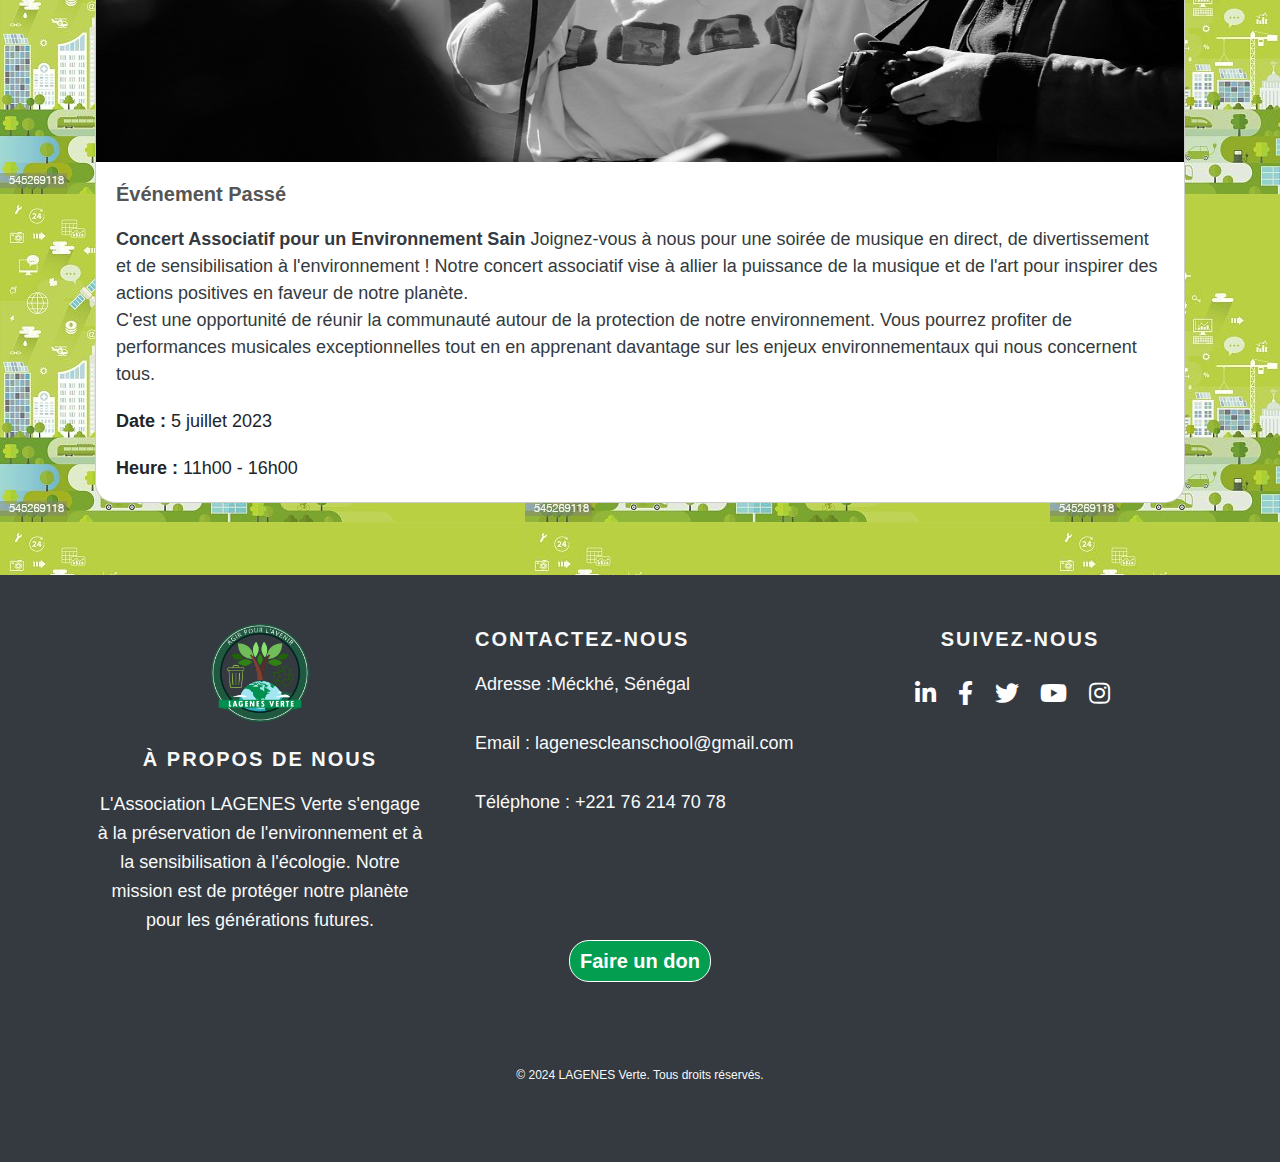
<file: evenements.html>
<!DOCTYPE html>
<html lang="fr">

<head>
	<meta charset="UTF-8">
	<meta name="viewport" content="width=device-width, initial-scale=1.0">
	<meta name="description" content="Événements à venir et passés de l'Association pour l'Environnement Vert">
	<meta name="keywords" content="événements, environnement, écologie">
	<title>Événements | LAGENES Verte</title>
	<link rel="stylesheet" href="https://maxcdn.bootstrapcdn.com/bootstrap/4.5.2/css/bootstrap.min.css">
	<link rel="stylesheet" href="https://cdnjs.cloudflare.com/ajax/libs/font-awesome/5.15.3/css/all.min.css">
	<link rel="stylesheet" href="style.css">
	<link rel="icon" type="image/x-icon" href="images/aev.png" />
</head>
<body>
    <header class="header">
        <nav class="navbar navbar-expand-lg navbar-dark">
            <div class="container text-center">
                <a href="index.html" class="navbar-brand ml-auto" style="color: rgb(22, 170, 22)">LAGENES Verte</a>
                <button class="navbar-toggler" type="button" data-toggle="collapse" data-target="#navbarNav"
                    aria-controls="navbarNav" aria-expanded="true" aria-label="Toggle navigation">
                    <span class="navbar-toggler-icon"></span>
                </button>
                <div class="collapse navbar-collapse" id="navbarNav">
                    <ul class="navbar-nav m-auto mt-auto">
                        <li class="nav-item">
                            <a href="index.html" class="nav-link custom-pl-3" style="color: whitesmoke">Accueil</a>
                        </li>
						<li class="nav-item dropdown">
                            <a href="evenements.html" class="nav-link custom-pl-3 dropdown-toggle" style="color: whitesmoke" id="navbarDropdown" role="button" data-toggle="dropdown" aria-haspopup="true" aria-expanded="false">
                                Projets
                            </a>
                            <div class="dropdown-menu" aria-labelledby="navbarDropdown">
                                <a class="dropdown-item" href="school.html">Projet Clean'School</a>
                                <a class="dropdown-item" href="avenir.html"> <i>En construction</i></a>
                            </div>
                        </li>
                        <li class="nav-item">
                            <a href="about.html" class="nav-link custom-pl-3custom-pl-3" style="color: whitesmoke">À propos</a>
                        </li>
                        <li class="nav-item">
                            <a href="contact.html" class="nav-link custom-pl-3" style="color: whitesmoke">Contact</a>
                        </li>
                    </ul>
                </div>
                <div class="social-icons">
                    <a href="contact.html" class="social-icon"><i class="fas fa-user"></i></a>
                    <a href="#" class="social-icon"><i class="fab fa-facebook-f"></i></a>
                    <a href="#" class="social-icon"><i class="fab fa-twitter"></i></a>
                    <a href="#" class="social-icon"><i class="fab fa-instagram"></i></a>
                </div>
            </div>
        </nav>
    </header>
	<section class="past-events py-5">
		<div class="container">
			<h1 class="title-first text-center mb-5">Nos Événements</h1>
			<div class="event-news">
				<div class="card mb-4">
					<img src="images/march-for-science-2252980_1280.jpg" class="card-img-top custom-image" alt="Événement passé 1">
					<div class="card-body">
						<h5 class="card-title">Événement à venir</h5>
						<p class="card-text text-dark"><strong>"Fête de la Terre : Ensemble pour un Avenir Vert"</strong><br>
							Rejoignez-nous lors de la <strong>Fête de la Terre :</strong><br>Ensemble pour un Avenir Vert", un événement 
							passionnant qui rassemble des personnes de tous horizons pour sensibiliser à la protection de notre planète. 
							Cette journée mémorable est conçue pour célébrer la beauté de notre environnement naturel tout en soulignant 
							l'importance de le préserver pour les générations futures.<br>
							Lors de cette fête, vous aurez l'occasion de participer à diverses activités interactives, de vous immerger 
							dans la nature et de comprendre les enjeux environnementaux qui nous entourent.<br>
							Voici un aperçu de ce qui vous attend :<br>
								<strong>Ateliers éducatifs :</strong> Des experts environnementaux animeront des ateliers interactifs 
								pour vous informer sur la biodiversité, la réduction des déchets, la préservation de l'eau et bien plus 
								encore.<br><strong>Expositions écologiques :</strong> Parcourez des expositions illustrant l'impact de 
								nos actions sur la planète, ainsi que les solutions innovantes pour un mode de vie plus durable.<br>
								<strong>Activités en plein air :</strong> Profitez de randonnées guidées, de nettoyages de plages, de 
								séances de plantation d'arbres et d'autres activités en plein air pour découvrir la nature de manière 
								immersive.<br><strong>Conférenciers inspirants :</strong> Écoutez des conférenciers renommés dans le 
								domaine de l'environnement partager leurs idées et expériences, vous motivant à agir pour la planète.<br>
								<strong>Stands d'organisations environnementales :</strong> Rencontrez des représentants d'organisations 
								engagées dans la préservation de l'environnement et découvrez comment vous pouvez vous impliquer.<br>
								<strong>Musique et divertissement :</strong> Profitez de spectacles musicaux en plein air, de stands 
								de restauration écologiques et d'autres divertissements pour une journée de plaisir en famille.<br>
								La "Fête de la Terre" est l'occasion idéale de vous connecter avec d'autres passionnés de l'environnement,
								d'apprendre comment chaque geste compte dans la protection de notre planète, et de repartir inspiré et 
								engagé à faire une différence positive. Rejoignez-nous pour célébrer notre planète et contribuer à un 
								avenir plus vert !
						</p>
						<p class="card-text"><strong>Date :</strong> 25 septembre 2023</p>
						<p class="card-text"><strong>Heure :</strong> 11h00 - 21h00</p>
						<div class="text-center">
							<a type="button" href="log-evenements.html" class="btn btn-event">S'inscrire</a>
						</div>
					</div>
				</div>
				<div class="card mb-4">
					<img src="images/volunteer-7788809_1280.jpg" class="card-img-top custom-image" alt="Événement passé 2">
					<div class="card-body">
						<h5 class="card-title">Événement à venir</h5>
						<p class="card-text text-dark"><strong>Grande Journée de Nettoyage des Forêts et Plages</strong><br>
							Rejoignez-nous pour cette journée enrichissante et contribuez à la protection de nos forêts et plages. Chaque petit geste compte, et en travaillant ensemble, nous pouvons créer un avenir plus propre et plus durable pour tous.<br>
							Nous fournirons les sacs-poubelles, les gants et les outils nécessaires pour le nettoyage. Portez des vêtements confortables, des chaussures de randonnée si vous en avez, et n'oubliez pas de prendre de l'eau pour rester hydraté. C'est une activité adaptée à tous les âges, alors amenez vos enfants, vos amis et votre famille pour une journée agréable en plein air.
							Ne manquez pas cette occasion de faire partie du changement positif. Nous avons hâte de vous voir à notre Grande Journée de Nettoyage des Forêts et Plages !<br>
						</p>
						<p class="card-text"><strong>Date :</strong> 25 août 2023</p>
						<p class="card-text"><strong>Heure :</strong> 10h30 - 20h00</p>
						<div class="text-center">
							<a type="button" href="log-evenements.html" class="btn btn-event" id="mon-bouton">S'inscrire</a>
						</div>

					</div>
				</div>
				<div class="card mb-4">
					<img src="images/planting-1898946_1280.jpg" class="card-img-top custom-image" alt="Événement passé 1">
					<div class="card-body">
						<h5 class="card-title">Événement à venir</h5>
						<p class="card-text text-dark"><strong>Grande Journée de Plantation d'Arbres</strong><br>
							Joignez-vous à nous pour une journée spéciale dédiée à la reforestation de notre précieux environnement ! La Grande Journée de Plantation d'Arbres est une opportunité unique de mettre vos mains à la terre et de contribuer activement à la création d'un avenir plus vert et plus durable.<br>
							Rejoignez-nous pour cette journée de connexion avec la nature et de contribution active à la préservation de notre planète.<br>Chaque arbre que nous plantons est un pas de plus vers un environnement plus sain et plus durable.<br>
							Votre participation compte, et nous sommes impatients de vous voir à notre Grande Journée de Plantation d'Arbres !
						</p>
						<p class="card-text"><strong>Date :</strong> 10 septembre 2023</p>
						<p class="card-text"><strong>Heure :</strong> 14h00 - 18h00</p>
						<div class="text-center">
							<a type="button" href="log-evenements.html" class="btn btn-event" id="mon-bouton">S'inscrire</a>
						</div>
					</div>
				</div>
			</div>

			<div class="event-past">
				<div class="card mb-4">
					<img src="images/demonstration-4891275_1280.jpg" class="card-img-top custom-image" alt="Événement passé 2">
					<div class="card-body">
						<h5 class="card-title">Événement Passé</h5>
						<p class="card-text text-dark"><strong>Marche pour la Planète - Unis pour un Avenir Vert</strong><br>
							Joignez-vous à nous pour une marche pacifique en faveur de la planète et de l'environnement ! Unis pour un Avenir Vert est une manifestation dédiée à sensibiliser le public aux défis environnementaux auxquels notre planète est confrontée et à mobiliser l'action collective pour un avenir plus durable.<br>
							Unis pour un Avenir Vert est une opportunité de montrer que nous sommes unis dans notre détermination à préserver notre planète pour les générations futures. Votre voix compte, et en marchant ensemble, nous pouvons inspirer le changement et demander des actions concrètes pour protéger notre environnement.
						</p>
						<p class="card-text"><strong>Date :</strong> 25 août 2023</p>
						<p class="card-text"><strong>Heure :</strong> 15h30 - 19h30</p>
					</div>
				</div>
				<div class="card mb-4">
					<img src="images/expression-4513446_1280.jpg" class="card-img-top custom-image" alt="Événement passé 3">
					<div class="card-body">
						<h5 class="card-title">Événement Passé</h5>
						<p class="card-text text-dark"><strong>Concert Associatif pour un Environnement Sain</strong>
							Joignez-vous à nous pour une soirée de musique en direct, de divertissement et de sensibilisation à l'environnement ! Notre concert associatif vise à allier la puissance de la musique et de l'art pour inspirer des actions positives en faveur de notre planète.<br>
							C'est une opportunité de réunir la communauté autour de la protection de notre environnement. Vous pourrez profiter de performances musicales exceptionnelles tout en en apprenant davantage sur les enjeux environnementaux qui nous concernent tous.
						</p>
						<p class="card-text"><strong>Date :</strong> 5 juillet 2023</p>
						<p class="card-text"><strong>Heure :</strong> 11h00 - 16h00</p>
					</div>
				</div>
			</div>
		</div>
	</section>
	<footer class="bg-dark text-light py-5">
		<div class="container">
			<div class="row">
				<div class="col-md-4">
					<div class="footer-section text-center">
						<img src="images/aev.png" alt="Logo de l'Association pour l'Environnement Vert"
							class="footer-logo">
						<div class="footer-text">
							<p class="footer-heading">À propos de nous</p>
							<p>L'Association LAGENES Verte s'engage à la préservation de l'environnement et
								à la
								sensibilisation à l'écologie. Notre mission est de protéger notre planète pour les
								générations futures.</p>
						</div>
					</div>
				</div>
				<div class="col-md-4">
					<div class="footer-section">
						<div class="footer-text">
							<p class="footer-heading">Contactez-nous</p>
							<p>Adresse :Méckhé, Sénégal</p>
							<p>Email : lagenescleanschool@gmail.com</p>
							<p>Téléphone : +221 76 214 70 78</p>
						</div>
					</div>
				</div>
				<div class="col-md-4">
					<div class="footer-section">
						<div class="footer-text text-center">
							<p class="footer-heading">Suivez-nous</p>
							<div class="social-links">
								<a class="social-link"
									href="Linkedin" target="_blank">
									<i class="fab fa-linkedin-in"></i>
								</a>
								<a class="social-link" href="Facebook"
									target="_blank">
									<i class="fab fa-facebook-f"></i>
								</a>
								<a class="social-link" href="https://twitter.com/FNEasso" target="_blank">
									<i class="fab fa-twitter"></i>
								</a>
								<a class="social-link" href="Ytb"
									target="_blank">
									<i class="fab fa-youtube"></i>
								</a>
								<a class="social-link" href="Insta" target="_blank">
									<i class="fab fa-instagram"></i>
								</a>
							</div>
						</div>
					</div>
				</div>
			</div>
			<div class="row mt-5">
				<div class="col-12 text-center">
					<a href="contact.html" class="btn btn-primary btn-lg">Faire un don</a>
				</div>
			</div>
			<div class="row mt-4">
				<div class="col-12 text-center">
					<p class="copyright">&copy; 2024 LAGENES Verte. Tous droits réservés.</p>
				</div>
			</div>
		</div>
	</footer>

	<script src="https://code.jquery.com/jquery-3.5.1.min.js"></script>
	<script src="https://stackpath.bootstrapcdn.com/bootstrap/4.5.2/js/bootstrap.min.js"></script>
	<script>
		function toggleText(cardNumber) {
			const cardText = document.getElementById(`card-text-${cardNumber}`);
			cardText.classList.toggle('expanded');
		}
	</script>
	<script src="https://ajax.googleapis.com/ajax/libs/jquery/3.5.1/jquery.min.js"></script>
	<script src="https://cdnjs.cloudflare.com/ajax/libs/popper.js/1.16.0/umd/popper.min.js"></script>
	<script src="https://code.jquery.com/jquery-3.6.0.min.js"></script>
	<script src="https://maxcdn.bootstrapcdn.com/bootstrap/4.5.2/js/bootstrap.min.js"></script>
	<script>
		$(document).ready(function () {
			$('.navbar-nav>li>a').on('click', function () {
				$('.navbar-collapse').collapse('hide');
			});
		});
	</script>
</body>

</html>
</file>
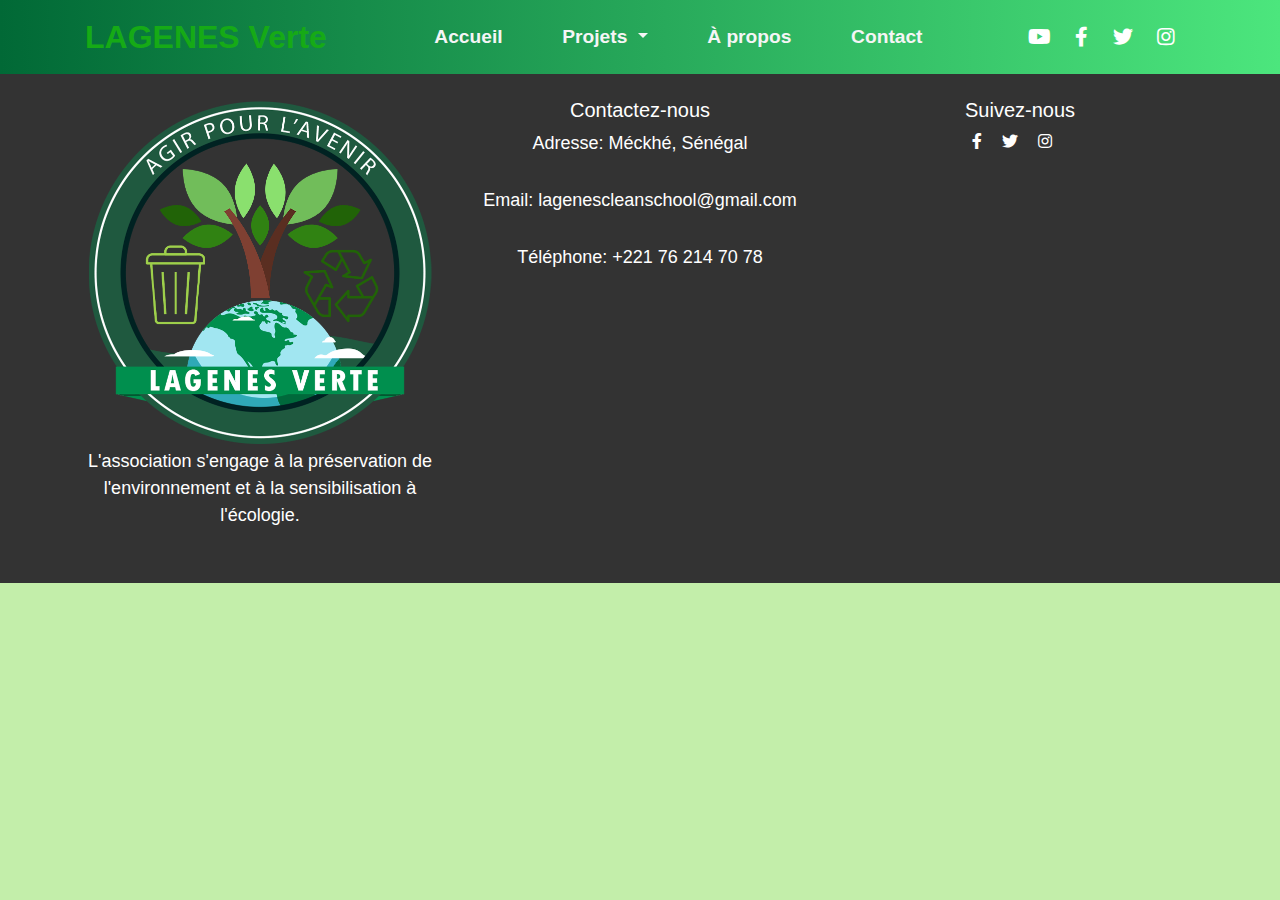
<file: school.html>
<!DOCTYPE html>
<html lang="fr">

<head>
    <meta charset="UTF-8">
    <meta name="viewport" content="width=device-width, initial-scale=1.0">
    <meta name="description" content="Événements à venir et passés de l'Association pour l'Environnement Vert">
    <meta name="keywords" content="événements, environnement, écologie">
    <title>Accueil | LAGENES Verte</title>
    <link rel="stylesheet" href="https://maxcdn.bootstrapcdn.com/bootstrap/4.5.2/css/bootstrap.min.css">
    <link rel="stylesheet" href="https://cdnjs.cloudflare.com/ajax/libs/font-awesome/5.15.3/css/all.min.css">
    <link rel="stylesheet" href="style.css">
    <link rel="icon" type="image/x-icon" href="images/aev.png" />
</head>

<body>
    <header class="header">
        <nav class="navbar navbar-expand-lg navbar-dark">
            <div class="container text-center">
                <a href="index.html" class="navbar-brand ml-auto" style="color: rgb(22, 170, 22)">LAGENES Verte</a>
                <button class="navbar-toggler" type="button" data-toggle="collapse" data-target="#navbarNav"
                    aria-controls="navbarNav" aria-expanded="true" aria-label="Toggle navigation">
                    <span class="navbar-toggler-icon"></span>
                </button>
                <div class="collapse navbar-collapse" id="navbarNav">
                    <ul class="navbar-nav m-auto mt-auto">
                        <li class="nav-item">
                            <a href="index.html" class="nav-link" style="color: whitesmoke">Accueil</a>
                        </li>
                        <li class="nav-item dropdown">
                            <a href="evenements.html" class="nav-link custom-pl-3 dropdown-toggle" style="color: whitesmoke" id="navbarDropdown" role="button" data-toggle="dropdown" aria-haspopup="true" aria-expanded="false">
                                Projets
                            </a>
                            <div class="dropdown-menu" aria-labelledby="navbarDropdown">
                                <a class="dropdown-item" href="school.html">Projet Clean'School</a>
                                <a class="dropdown-item" href="avenir.html"> <i>En construction</i></a>
                            </div>
                        </li>
                        <li class="nav-item">
                            <a href="about.html" class="nav-link" style="color: whitesmoke">À propos</a>
                        </li>
                        <li class="nav-item">
                            <a href="contact.html" class="nav-link" style="color: whitesmoke">Contact</a>
                        </li>
                    </ul>
                </div>
                <div class="social-icons">
                    <a href="#" class="social-icon"><i class="fab fa-youtube"></i></a>
                    <a href="#" class="social-icon"><i class="fab fa-facebook-f"></i></a>
                    <a href="#" class="social-icon"><i class="fab fa-twitter"></i></a>
                    <a href="#" class="social-icon"><i class="fab fa-instagram"></i></a>
                </div>
            </div>
        </nav>
        <div class="whatsapp-btn-container">
            <a class="whatsapp-btn" href="https://wa.me/33605536426"><i class="fab fa-whatsapp"></i></a>
            <span><i>Contact us</i></span>
        </div>
        
    </header>

   

    <!-- Footer -->
    <footer class="text-white py-4" style="background-color: #333">
        <div class="container text-center">
            <div class="row">
                <div class="col-md-4">
                    <img src="images/aev.png" alt="Logo de l'association" class="img-fluid">
                    <p>L'association s'engage à la préservation de l'environnement et à la sensibilisation à l'écologie.</p>
                </div>
                <div class="col-md-4">
                    <h5>Contactez-nous</h5>
                    <p>Adresse: Méckhé, Sénégal</p>
                    <p>Email: <a href="mailto:lagenescleanschool@gmail.com" class="text-white">lagenescleanschool@gmail.com</a></p>
                    <p>Téléphone: +221 76 214 70 78</p>
                </div>
                <div class="col-md-4">
                    <h5>Suivez-nous</h5>
                    <a href="#" class="text-white mr-3"><i class="fab fa-facebook-f"></i></a>
                    <a href="#" class="text-white mr-3"><i class="fab fa-twitter"></i></a>
                    <a href="#" class="text-white mr-3"><i class="fab fa-instagram"></i></a>
	
                </div>
            </div>
        </div>
    </footer>
    <!-- Bootstrap JS -->
    <script src="https://cdnjs.cloudflare.com/ajax/libs/jquery/3.5.1/jquery.min.js"></script>
    <script src="https://cdnjs.cloudflare.com/ajax/libs/popper.js/1.16.0/umd/popper.min.js"></script>
    <script src="https://maxcdn.bootstrapcdn.com/bootstrap/4.5.2/js/bootstrap.min.js"></script>
</body>
</html>
</file>
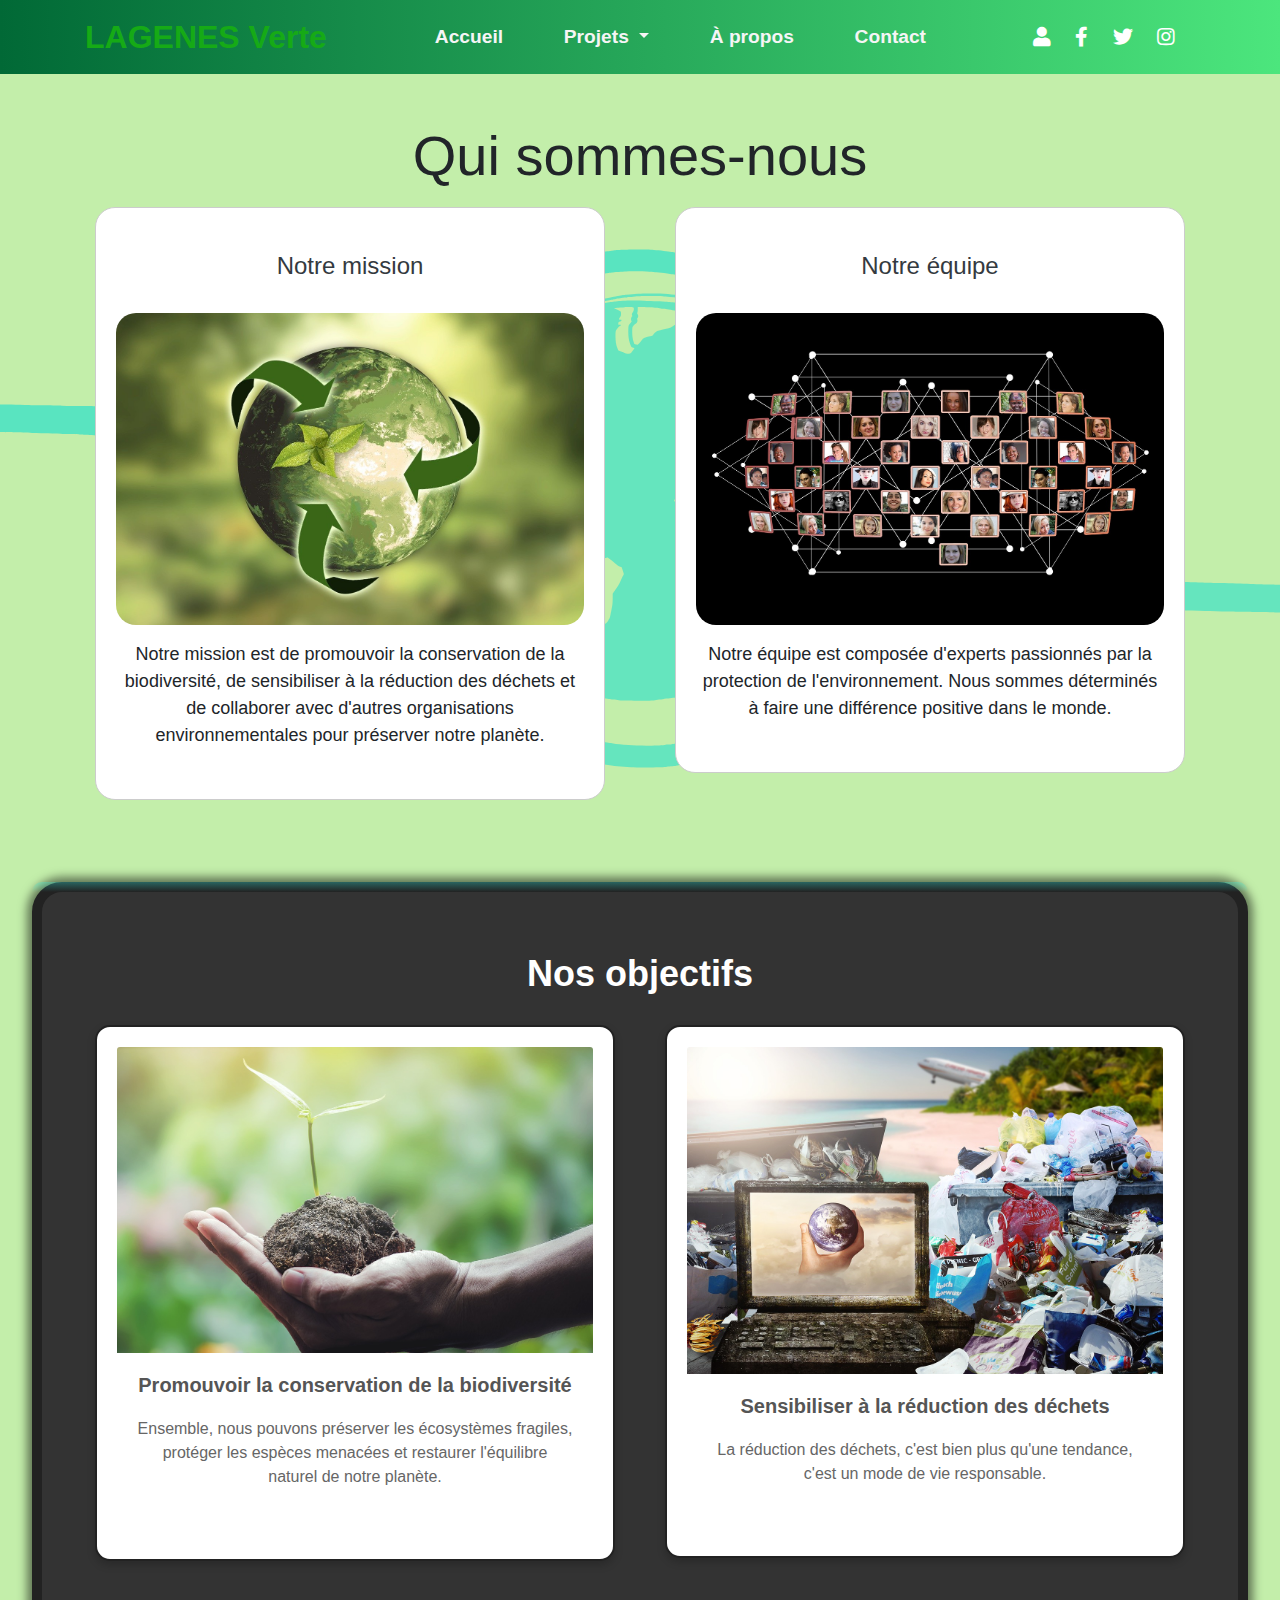
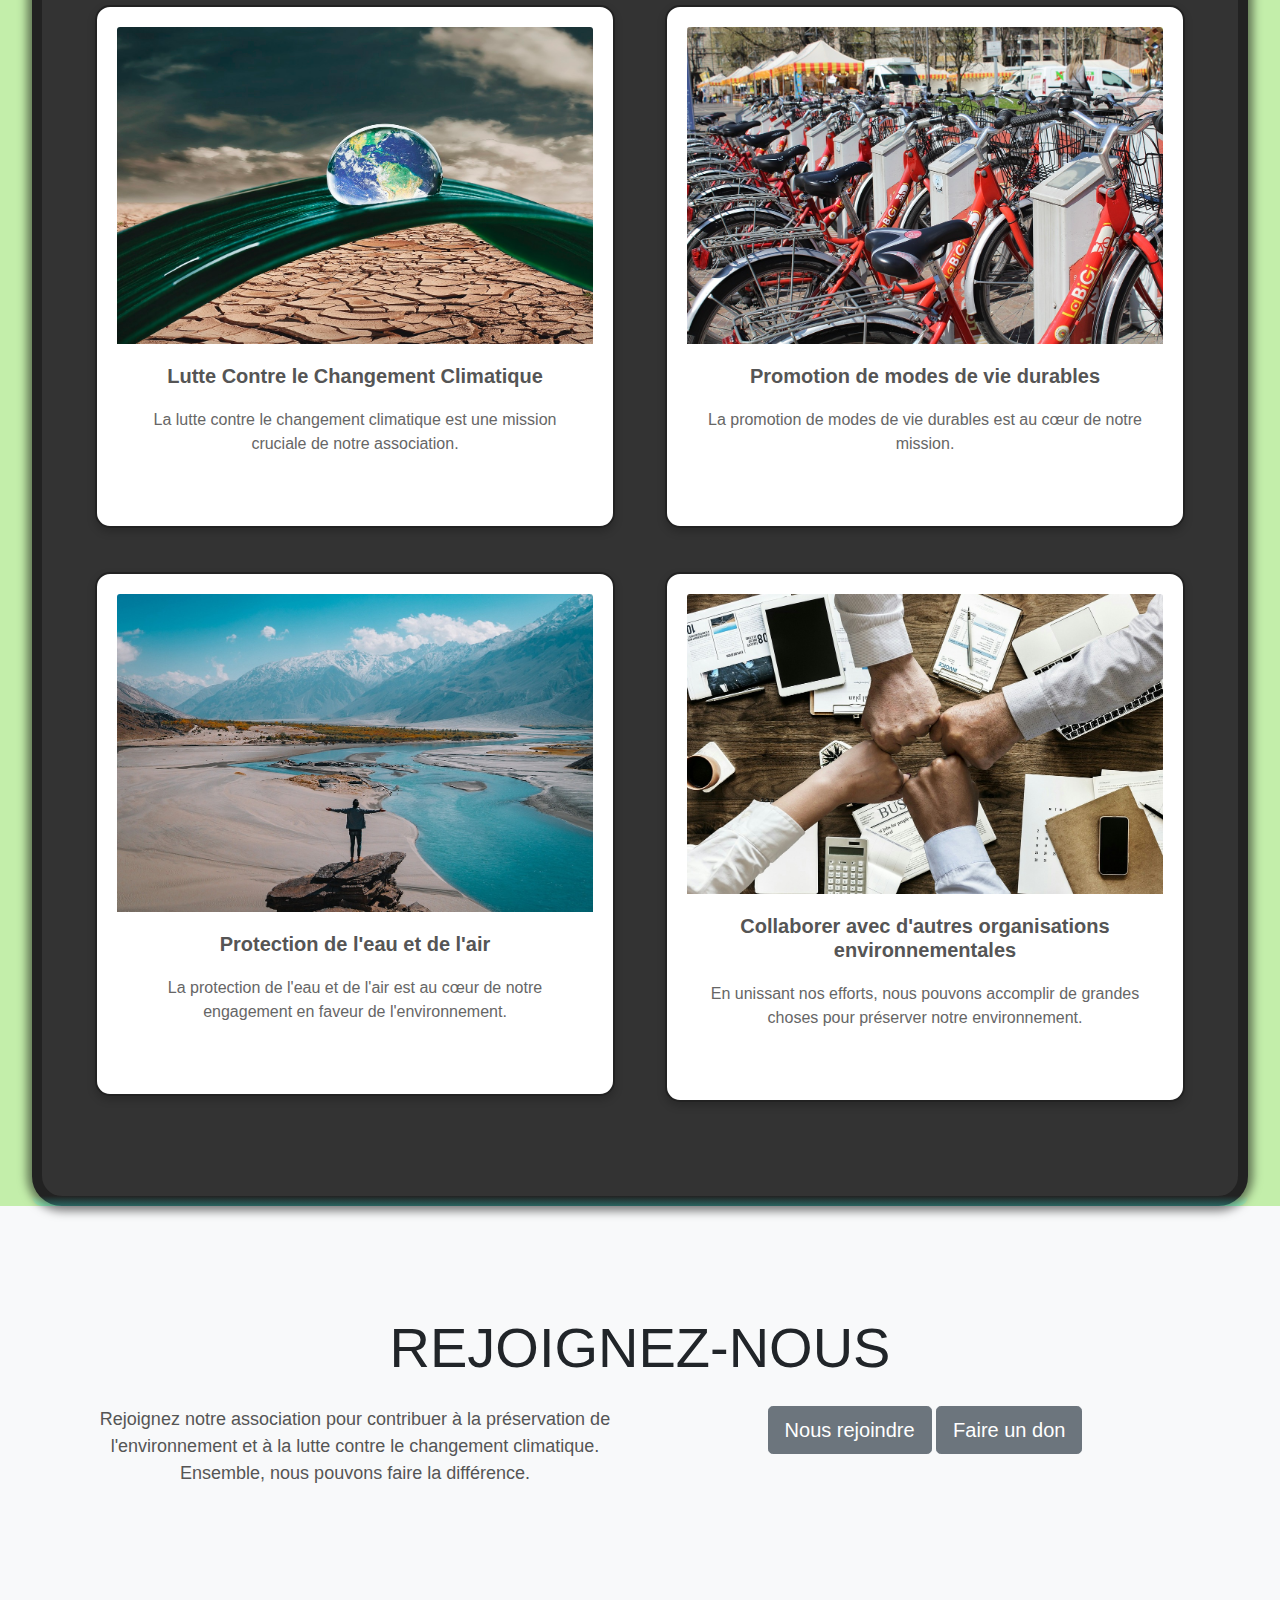
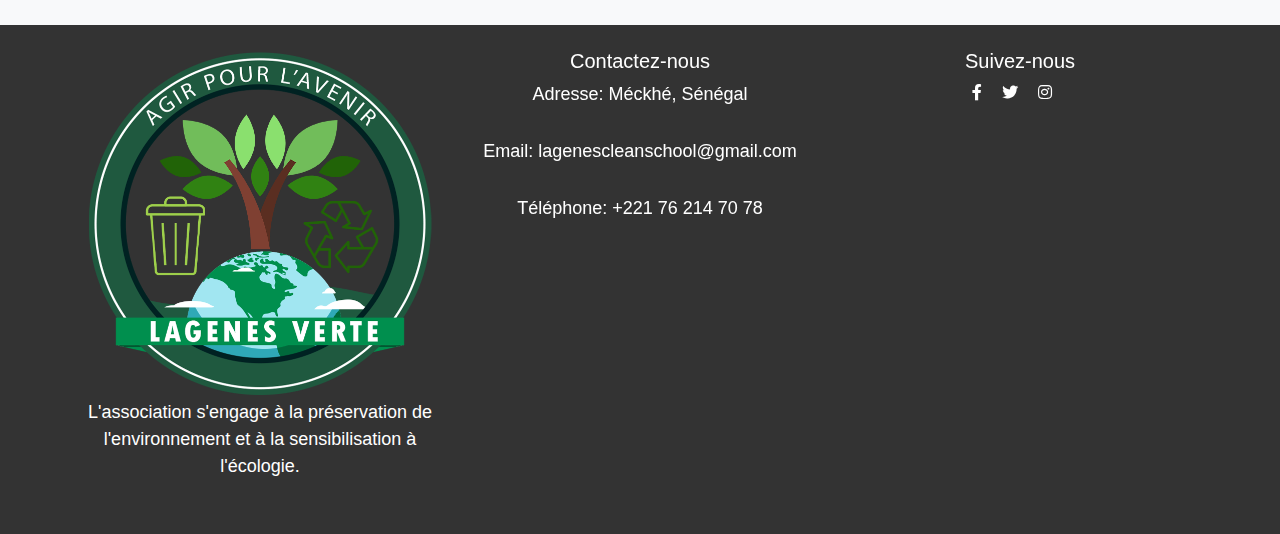
<file: voirplusloin.html>
<!DOCTYPE html>
<html lang="fr">

<head>
    <meta charset="UTF-8">
    <meta name="viewport" content="width=device-width, initial-scale=1.0">
    <meta name="description" content="Événements à venir et passés de l'Association pour l'Environnement Vert">
    <meta name="keywords" content="événements, environnement, écologie">
    <title>Accueil | LAGENES Verte</title>
    <link rel="stylesheet" href="https://maxcdn.bootstrapcdn.com/bootstrap/4.5.2/css/bootstrap.min.css">
    <link rel="stylesheet" href="https://cdnjs.cloudflare.com/ajax/libs/font-awesome/5.15.3/css/all.min.css">
    <link rel="stylesheet" href="style.css">
    <link rel="icon" type="image/x-icon" href="images/aev.png" />
</head>

<body>
    <header class="header">
        <nav class="navbar navbar-expand-lg navbar-dark">
            <div class="container text-center">
                <a href="index.html" class="navbar-brand ml-auto" style="color: rgb(22, 170, 22)">LAGENES Verte</a>
                <button class="navbar-toggler" type="button" data-toggle="collapse" data-target="#navbarNav"
                    aria-controls="navbarNav" aria-expanded="true" aria-label="Toggle navigation">
                    <span class="navbar-toggler-icon"></span>
                </button>
                <div class="collapse navbar-collapse" id="navbarNav">
                    <ul class="navbar-nav m-auto mt-auto">
                        <li class="nav-item">
                            <a href="index.html" class="nav-link" style="color: whitesmoke">Accueil</a>
                        </li>
                        <li class="nav-item dropdown">
                            <a href="evenements.html" class="nav-link custom-pl-3 dropdown-toggle" style="color: whitesmoke" id="navbarDropdown" role="button" data-toggle="dropdown" aria-haspopup="true" aria-expanded="false">
                                Projets
                            </a>
                            <div class="dropdown-menu" aria-labelledby="navbarDropdown">
                                <a class="dropdown-item" href="school.html">Projet Clean'School</a>
                                <a class="dropdown-item" href="avenir.html"> <i>En construction</i></a>
                            </div>
                        </li>
                        <li class="nav-item">
                            <a href="about.html" class="nav-link" style="color: whitesmoke">À propos</a>
                        </li>
                        <li class="nav-item">
                            <a href="contact.html" class="nav-link" style="color: whitesmoke">Contact</a>
                        </li>
                    </ul>
                </div>
                <div class="social-icons">
                    <a href="#" class="social-icon"><i class="fas fa-user"></i></a>
                    <a href="#" class="social-icon"><i class="fab fa-facebook-f"></i></a>
                    <a href="#" class="social-icon"><i class="fab fa-twitter"></i></a>
                    <a href="#" class="social-icon"><i class="fab fa-instagram"></i></a>
                </div>
            </div>
        </nav>
    </header>

    <!-- Section Qui Sommes-Nous -->
    <section class="quisommesnous" id="quisommesnous">
        <div class="container py-sm-5">
            <div class="text-center">
                <h3 class="display-4 text-center">Qui sommes-nous</h3>
            </div>
            <div class="row">
                <div class="col-md-6 mb-4">
                    <div class="card">
                        <div class="card-body text-center">
                            <h4 class="text-dark mt-4 mb-3">Notre mission</h4>
                            <img src="images/nature-3294632_1280.jpg" class="card-img-top w-100 mt-3 mb-3"
                                alt="Image pour Notre mission" style="border-radius: 20px;">
                            <p>
                                Notre mission est de promouvoir la conservation de la biodiversité, de sensibiliser à la
                                réduction des déchets et de collaborer avec d'autres organisations environnementales
                                pour préserver notre planète.
                            </p>
                        </div>
                    </div>
                </div>
                <div class="col-md-6 mb-4">
                    <div class="card">
                        <div class="card-body text-center">
                            <h4 class="text-dark mt-4 mb-3">Notre équipe</h4>
                            <img src="images/women-2679748_1280.jpg" class="card-img-top w-100 mt-3 mb-3"
                                alt="Image pour Notre équipe" style="border-radius: 20px;">
                            <p>
                                Notre équipe est composée d'experts passionnés par la protection de l'environnement.
                                Nous sommes déterminés à faire une différence positive dans le monde.
                            </p>
                        </div>
                    </div>
                </div>
            </div>
        </div>
    </section>

    <!-- Section Objectifs -->
    <section class="objectifs" id="objectifs" style="background-color: #333">
        <div class="container">
            <h3 class="display-4 text-white text-center">Nos objectifs</h3>
            <div class="row justify-content-center">
                <!-- Carte 1 -->
                <div class="col-lg-6 col-md-6 mb-4">
                    <div class="card">
                        <img src="images/ecology-4287428_1280.jpg" class="card-img-top" alt="Promouvoir la conservation de la biodiversité">
                        <div class="card-body">
                            <h5 class="card-title">Promouvoir la conservation de la biodiversité</h5>
                            <p>
                                Ensemble, nous pouvons préserver les écosystèmes fragiles, protéger les espèces menacées et restaurer l'équilibre naturel de notre planète.
                            </p>
                        </div>
                    </div>
                </div>
                <!-- Carte 2 -->
                <div class="col-lg-6 col-md-6 mb-4">
                    <div class="card">
                        <img src="images/garbage-4277613_1280.jpg" class="card-img-top" alt="Sensibiliser à la réduction des déchets">
                        <div class="card-body">
                            <h5 class="card-title">Sensibiliser à la réduction des déchets</h5>
                            <p>
                                La réduction des déchets, c'est bien plus qu'une tendance, c'est un mode de vie responsable.
                            </p>
                        </div>
                    </div>
                </div>
                <!-- Carte 3 -->
                <div class="col-lg-6 col-md-6 mb-4">
                    <div class="card">
                        <img src="images/pxclimateaction-7149930_1280.jpg" class="card-img-top" alt="Lutte Contre le Changement Climatique">
                        <div class="card-body">
                            <h5 class="card-title">Lutte Contre le Changement Climatique</h5>
                            <p>
                                La lutte contre le changement climatique est une mission cruciale de notre association.
                            </p>
                        </div>
                    </div>
                </div>
                <!-- Carte 4 -->
                <div class="col-lg-6 col-md-6 mb-4">
                    <div class="card">
                        <img src="images/bicycles-809728_1280.jpg" class="card-img-top" alt="Promotion de modes de vie durables">
                        <div class="card-body">
                            <h5 class="card-title">Promotion de modes de vie durables</h5>
                            <p>
                                La promotion de modes de vie durables est au cœur de notre mission.
                            </p>
                        </div>
                    </div>
                </div>
                <!-- Carte 5 -->
                <div class="col-lg-6 col-md-6 mb-4">
                    <div class="card">
                        <img src="images/nature-2990060_1280.jpg" class="card-img-top" alt="Protection de l'eau et de l'air">
                        <div class="card-body">
                            <h5 class="card-title">Protection de l'eau et de l'air</h5>
                            <p>
                                La protection de l'eau et de l'air est au cœur de notre engagement en faveur de l'environnement.
                            </p>
                        </div>
                    </div>
                </div>
                <!-- Carte 6 -->
                <div class="col-lg-6 col-md-6 mb-4">
                    <div class="card">
                        <img src="images/teamwork-3213924_1280.jpg" class="card-img-top" alt="Collaborer avec d'autres organisations environnementales">
                        <div class="card-body">
                            <h5 class="card-title">Collaborer avec d'autres organisations environnementales</h5>
                            <p>
                                En unissant nos efforts, nous pouvons accomplir de grandes choses pour préserver notre environnement.
                            </p>
                        </div>
                    </div>
                </div>
            </div>
        </div>
    </section>

    <!-- Section Nous Rejoindre -->
    <section class="nous-rejoindre" style="background-color: #f8f9fa;">
        <div class="container py-5">
            <h3 class="display-4 mb-4">REJOIGNEZ-NOUS</h3>
            <div class="row text-center mt-4">
                <div class="col-md-6">
                    <p class="lead">
                        Rejoignez notre association pour contribuer à la préservation de l'environnement et à la lutte
                        contre le changement climatique. Ensemble, nous pouvons faire la différence.
                    </p>
                </div>
                <div class="col-md-6">
                    <a href="contact.html" class="btn btn-secondary btn-lg">Nous rejoindre</a>
                    <a href="contact.html" class="btn btn-secondary btn-lg">Faire un don</a>
                </div>
            </div>
        </div>
        <div class="whatsapp-btn-container">
            <a class="whatsapp-btn" href="https://wa.me/33605536426"><i class="fab fa-whatsapp"></i></a>
            <span><i>Contact us</i></span>
        </div>
        
    </section>

    <!-- Footer -->
    <footer class="text-white py-4" style="background-color: #333">
        <div class="container text-center">
            <div class="row">
                <div class="col-md-4">
                    <img src="images/aev.png" alt="Logo de l'association" class="img-fluid">
                    <p>L'association s'engage à la préservation de l'environnement et à la sensibilisation à l'écologie.</p>
                </div>
                <div class="col-md-4">
                    <h5>Contactez-nous</h5>
                    <p>Adresse: Méckhé, Sénégal</p>
                    <p>Email: <a href="mailto:lagenescleanschool@gmail.com" class="text-white">lagenescleanschool@gmail.com</a></p>
                    <p>Téléphone: +221 76 214 70 78</p>
                </div>
                <div class="col-md-4">
                    <h5>Suivez-nous</h5>
                    <a href="#" class="text-white mr-3"><i class="fab fa-facebook-f"></i></a>
                    <a href="#" class="text-white mr-3"><i class="fab fa-twitter"></i></a>
                    <a href="#" class="text-white mr-3"><i class="fab fa-instagram"></i></a>
	
                </div>
            </div>
        </div>
    </footer>
    <!-- Bootstrap JS -->
    <script src="https://cdnjs.cloudflare.com/ajax/libs/jquery/3.5.1/jquery.min.js"></script>
    <script src="https://cdnjs.cloudflare.com/ajax/libs/popper.js/1.16.0/umd/popper.min.js"></script>
    <script src="https://maxcdn.bootstrapcdn.com/bootstrap/4.5.2/js/bootstrap.min.js"></script>
</body>
</html>
</file>
<file: style.css>
/* Styles communs pour tous les écrans Arial*/
 body {
    font-family: 'Poppins' , sans-serif;
    text-rendering: optimizeLegibility;
    background-color: #c3eeaa;
    font-size: 16px;
    font-weight: normal;
    margin: 0;
    padding: 0;
    overflow-x: hidden;
}

/* Styles pour les écrans mobiles */
@media (max-width: 767px) {
   body {
       text-align: center;
       margin: 0;
   }

   .container {
       max-width: 100%;
       padding-left: 15px;
       padding-right: 15px;
       margin: 0 auto;
   }

    .navbar-brand {
        font-weight:600;
        font-size: 1.5rem;
        text-align: center;
    }

    .hero-image {
        height: 00px;
    }

    .hero-text {
        padding: 20px;
    }

    .header {
        background-color: #333;
        color: white;
    }

    .quisommesnous {
        background-color: #f8f9fa;
        padding: 20px;
        display: flex;
        flex-direction: column;
   flex-direction: column;
   align-items: center;
   text-align: center;
   padding: 60px 0;
    }

    .objectifs {
        background-color: #333;
        padding: 20px;
        text-align: center;
    }

    /* Styles pour la section Nous rejoindre en mode mobile */
    .nous-rejoindre {
        background-color: #f8f9fa;
        padding: 20px;
        text-align: center;
    }

    .contact {
        padding: 20px;
    }

    .form-container {
        margin-bottom: 10px;
    }

    .contact-info {
        padding: 20px;
    }

    footer {
        background-color: #016936;
        color: white;
        text-align: center;
    }
}

.footer-don-button {
    font-size: 16px;
    padding: 20px 50px;
}

/* Styles pour les écrans plus larges (tablettes et au-delà)*/
@media (min-width: 768px) {
    .hero-image {
        height: 400px;
    }

    .hero-text {
        padding: 50px;
    }

    .btn {
        bottom: 20px;
    }

    .contact {
        padding: 50px;
    }

    .form-container {
        margin-bottom: 20px;
    }

    .contact-info {
        padding: 50px;
    }

    footer {
        padding: 20px;
    }
}

.objectifs {
    background-color: #333;
    padding: 20px;
    text-align: center;
    color: white;
}
.nav-item .dropdown-menu {
   display: none;
   position: absolute;
   background-color: #333;
   min-width: 180px;
   z-index: 1;
}

.nav-item:hover .dropdown-menu {
   display: block;
}

.dropdown-item {
   color: whitesmoke;
   padding: 12px 16px;
   text-decoration: none;
   display: block;
}

.dropdown-item:hover {
   background-color: #06bb15;
}

/* Media Query pour les écrans de taille supérieure (par exemple, ordinateurs de bureau) */
@media (min-width: 1200px) {
    .btn {
        bottom: 30px;
    }
}

/* Ajoutez ces styles pour ajuster les marges des colonnes des cartes */
@media (min-width: 768px) {
   .quisommesnous .row {
       justify-content: space-between;
   }

   .quisommesnous .col-md-6 {
       flex-basis: calc(50% - 10px);
       margin: 0;
   }
   
   .quisommesnous .col-md-6:first-child {
       margin-right: 10px; 
   }

   .quisommesnous .col-md-6:last-child {
       margin-left: 10px;
   }
}

/* Header styles */
.header {
    background-color: #343a40;
    color: #fff;
}

.header .hero {
   height: 500px;
}


.navbar {
    background: linear-gradient(90deg, #016936, #4ce67d);
    min-height: auto;
}

.navbar-nav {
    display: flex;
    justify-content: space-between;
    width: 80%;
    margin: 0 auto;
    align-items: flex-end;
}

.navbar-nav .nav-item {
    margin-left: 15px;
    text-align: center;
    flex-grow: 1;
}

.navbar-brand {
    font-size: 2em;
    font-weight: bold;
    text-decoration: none;
    color: #fff;
    margin-left: 0;
}

.nav-item {
    display: flex;
    align-items: center;
}

.nav-link {
    text-decoration: none;
    color: #fff;
    font-weight: bold;
    padding: 0.5rem 1rem;
    text-align: center;
    display: block;
}

.navbar-nav .nav-link {
    color: #d3dfb6;
    font-size: 1.2em;
    transition: color 0.3s;
}

.navbar-nav .nav-link:hover {
    color: #09c244;
}

.nav-link.login-link {
    font-size: 18px;
    transition: color 0.3s;
}

.nav-link.login-link:hover {
    color: #09c244;
}

.navbar-nav .nav-link .fas,
.navbar-nav .nav-link .fab {
    font-size: 16px;
    transition: color 0.3s;
}

.navbar-nav .nav-link .fas:hover,
.navbar-nav .nav-link .fab:hover {
    color: #09c244;
}

.navbar-nav .social-icons {
    display: flex;
    flex-direction: row-reverse;
    align-items: center;
}

.navbar-nav .social-icons .nav-item {
    margin-left: 15px;
}

.social-icon {
    font-size: 20px;
    color: #fff;
    margin-right: 5px;
    text-decoration: none;
}

.social-icons .social-icon {
    margin-right: 20px;
}


/* Styles pour le hamburger à gauche sur les petits écrans (mobiles) */
@media (max-width: 767px) {
    .navbar-toggler {
        order: -1;
    }

    .navbar-collapse {
        order: 0;
    }
}

/* Styles pour le hamburger à gauche sur les petits écrans (mode paysage) */
@media (min-width: 768px) and (max-width: 991px) {
    .navbar-toggler {
        order: -1;
    }

    .navbar-collapse {
        order: 0;
    }
}

.custom-pl-3 {
    padding-left: 1rem;
    padding-right: 1rem;
}

/* Hero section styles */
.hero {
    background-size: cover;
    position: relative;
    background-image: url('images/hero-image.jpg');
    background-size: cover;
    background-position: center;
    text-align: center;
    padding: 100px 0;
}

/* Styles pour la section hero */
.hero-image {
    position: relative;
    background-image: url('images/hero-image.jpg');
    background-size: cover;
    height: 500px;
    display: flex;
    justify-content: center;
    align-items: center;
    color: #fff;
    text-align: center;
    font-family: 'Helvetica', sans-serif;
}

.hero-title {
    font-size: 36px;
    font-weight: bold;
    margin-bottom: 20px;
    color: #fff;
}

.hero-text {
    padding: 20px;
    color: #fff;
    animation-duration: 1s;
}

.hero-description {
    font-size: 18px;
    margin-bottom:30px;
    color: whitesmoke;
    border-radius: 100px;
    background-color: #039e50;
}

.btn-primary:hover {
    background-color: #fff;
    color: #555;
    border: 1px solid #fff;
}

/* Styles pour les titres h1 et p avec des animations */
.header h1,
.header p {
    opacity: 0;
    transform: translateY(-20px);
    animation: fade-in 1s ease-in-out forwards;
}

@keyframes fade-in {
    to {
        opacity: 1;
        transform: translateY(0);
    }
}

/* Styles pour positionner le bouton en bas de l'image */
.hero {
    position: relative;
}

/* Styles pour le texte "À propos de nous" */
.about-us-text {
    font-weight: bold;
    text-transform: uppercase;
    letter-spacing: 2px;
}

.title-obj {
   font-size: 35px;
   color: #fff;
   font-weight: bold;
   text-transform: uppercase;
   text-align: center;
   text-shadow: 4px 4px 8px rgba(0, 0, 0, 0.6);
   letter-spacing: 4px;
   transform: translateZ(5px);
   font-size: 2.5rem;
   margin-bottom: 20px;
}

#objectifs .title-obj {
   color: #fff;
   background-color: #333;
   padding: 10px 20px;
   border-radius: 10px;
   font-size: 16px;
   font-weight: bold;
}

/* Reflet en haut */
.objectifs::before {
   content: "";
   position: absolute;
   top: -10px;
   left: -10px;
   right: -10px;
   height: 10px;
   background: linear-gradient(to bottom, rgba(56, 231, 217, 0.336), transparent);
   border-radius: 20px 20px 0 0;
}

/* Reflet en bas */
.objectifs::after {
   content: "";
   position: absolute;
   bottom: -10px;
   left: -10px;
   right: -10px;
   height: 10px;
   background: linear-gradient(to top, rgba(56, 231, 217, 0.336), transparent);
   border-radius: 0 0 20px 20px;
}

/* Style pour la section Objectifs */
#objectifs {
   border-radius: 30px;
   border: 10px solid #222;
   box-shadow: 0px 0px 10px 5px rgba(0, 0, 0, 0.5);
   position: relative;
   margin: 0 auto;
   max-width: 95%;
}

#objectifs h3 {
   color: #333;
   font-size: 36px;
   font-weight: bold;
   margin-bottom: 20px;
}

#objectifs h2 {
   color: #333;
   font-size: 24px;
}

#objectifs p {
   color: #666;
   font-size: 16px;
   line-height: 1.5;
}

#objectifs a {
   color: #007bff;
   text-decoration: none;
   font-weight: bold;
}

#objectifs .card {
   background-color: #fff;
   border: 2px solid #222;
   border-radius: 15px;
   padding: 20px;
   box-shadow: 0 4px 8px rgba(0, 0, 0, 0.2);
   transition: transform 0.3s ease, box-shadow 0.3s ease;
}

#objectifs .card:hover {
   transform: scale(1.05);
   box-shadow: 10px 10px 20px rgba(0, 0, 0, 0.5);
   transition: transform 0.5s, box-shadow 0.5s;
}

#objectifs a:hover {
   text-decoration: underline;
}

.objectifs {
   background-color: #333;
   padding: 60px 0;
   text-align: center;
   box-shadow: 0px 20px 40px rgba(0, 0, 0, 0.6);
   width: 100%;
}

#objectifs .btn {
   background-color: transparent;
   color: #555;
   padding: 10px 20px;
   font-size: 18px;
   font-weight: bold;
   text-transform: uppercase;
   border-radius: 25px;
   cursor: pointer;
   transition: background-color 0.3s ease, color 0.3s ease;
   border: 2px solid #555;
   text-decoration: none;
}

#objectifs .btn:hover {
   background-color: #555;
   color: #fff;
   text-decoration: none;
}

#objectifs .title-obj {
   color: #fff;
   background-color: #333;
   padding: 10px 20px;
   border-radius: 10px;
   font-size: 2.5rem;
   font-weight: bold;
}

#vol-img {
   box-shadow: 0px 20px 40px rgba(0, 0, 0, 0.6);
   width: 100%;

}

nav a {
   color: white;
   text-decoration: none;
}

h2 {
   text-align: center;
   padding: 10px
}

/* Ajoutez des styles personnalisés pour les cartes */
.custom-card {
   border: 2px solid #ccc;
   border-radius: 15px;
   margin-bottom: 20px;
   box-shadow: 0px 0px 10px 0px rgba(0,0,0,0.75);
   transition: transform 0.2s, box-shadow 0.2s;
   height: 100%;
   max-width: 100%;
   margin: 0 auto;
}

.custom-card:hover {
   transform: scale(1.05);
   box-shadow: 0px 8px 16px rgba(0, 0, 0, 0.2);
}

.hidden-text {
   display: none;
}

.initial-text {
   display: block;
}


/* Ajout d'un style pour afficher le texte complet */
.show-more {
   display: none;
}

.toggle-button {
   background: none;
   border: none;
   color: #007bff;
   cursor: pointer;
   text-decoration: underline;
}

.fs-2 {
   font-size: 2.5rem;
}

/* Style personnalisé pour la section "Nous rejoindre" */
.nous-rejoindre {
   background-color: #f8f9fa;
   padding: 60px 0;
   text-align: center;
}

.nous-rejoindre p {
   font-size: 18px;
   color: #555;
   margin-bottom: 30px;
}

.nous-rejoindre img {
   max-width: 100%;
   height: auto;
   border-radius: 8px;
   box-shadow: 0px 10px 20px rgba(0, 0, 0, 0.2);
}

.nous-rejoindre .btn-transparent,
.nous-rejoindre .btn-transparent {
   font-size: 20px;
   padding: 15px 30px;
   border-radius: 30px;
   margin-top: 20px;
}

.nous-rejoindre .btn-transparent {
   color: #555;
   font-size: 20px;
   padding: 15px 30px;
   border-radius: 50px;
   transition: background-color 0.3s ease;
   border: 2px solid #222;
   box-shadow: 0px 10px 20px rgba(0, 0, 0, 0.2);
}

.nous-rejoindre .nous-rejoindre {
   background-color: transparent;
   border-color: #555;
   color: #fff;
   transition: background-color 0.3s ease;
}

.nous-rejoindre .btn-transparent:hover,
.nous-rejoindre .nous-rejoindre:hover {
   background-color: #333;
   color: white;
}

/* Styles pour le footer */
footer {
    background-color: #016936;
    color: #fff;
    padding: 50px 0;
}

.footer-container {
    display: flex;
    flex-wrap: wrap;
    justify-content: space-between;
}

.footer-logo {
    width: 100px;
    height: auto;
    margin-bottom: 20px;
}

.footer-section {
    flex: 1;
    margin: 0 10px;
}

.footer-heading {
    font-size: 20px;
    font-weight: bold;
    text-transform: uppercase;
    letter-spacing: 2px;
    margin-bottom: 15px;
}

.footer-text {
    font-size: 14px;
    line-height: 1.6;
}

.social-links {
    margin-top: 20px;
}

.social-link {
    font-size: 24px;
    margin-right: 15px;
    color: #fff;
    text-decoration: none;
}

.social-link:hover {
    color: #007bff;
}

.footer-btn {
    margin-top: 30px;
}

/* Styles pour les droits d'auteur */
.copyright {
    font-size: 12px;
    margin-top: 30px;
}

/* Définition de l'animation "grow" */
@keyframes grow {
    0% {
        transform: scale(1);
    }

    100% {
        transform: scale(1.1);
    }
}

/* Style pour les conteneurs de formulaire */
.form-container {
    background-color: #f9f9f9;
    border: 1px solid #ddd;
    padding: 30px;
    border-radius: 10px;
    box-shadow: 0 0 10px rgba(0, 0, 0, 0.2);
    margin-bottom: 30px;
}

/* Style pour les titres des sections */
.title-first {
    font-size: 24px;
    color: #030000;
    font-weight: bold;
    text-transform: uppercase;
    letter-spacing: 4px;
    text-shadow: 4px 4px 8px rgba(0, 0, 0, 0.6);
    transform: translateZ(5px);
    font-size: 2.5rem;
    margin-bottom: 20px;
    text-align: center;
}


/* Style pour les champs de formulaire */
.form-control {
    border: 1px solid #ccc;
    border-radius: 5px;
    padding: 10px;
    margin-bottom: 15px;
    width: 100%;
}

/* Style pour les informations de contact */
.contact-info {
    background-color: #f5f5f5;
    padding: 30px;
    border: 1px solid #ddd;
    border-radius: 5px;
    margin-top: 30px;
}

/* Style pour les coordonnées */
.contact-info address {
    font-size: 18px;
    color: #333;
    margin-bottom: 20px;
}

/* Style pour le texte des heures d'ouverture */
.contact-p {
    font-size: 16px;
    color: #555;
}

.btn-contact {
    bottom: 20px;
    left: 50%;
    display: inline-block;
    font-size: 16px;
    padding: 10px 20px;
    margin: 0;
    background-color: transparent;
    border: 1px solid #222;
    color: #222;
    font-weight: bold;
    text-decoration: none;
    border-radius: 30px;
    cursor: pointer;
    transition: background-color 0.3s, color 0.3s, transform 0.2s;
}

.btn-contact:hover {
    background-color: #016936;
    color: #f5f5f5;
    transform: scale(1.1);
}

/* Style pour le texte du bouton au survol */
.btn-contact:hover::after {
    margin-left: 5px;
    font-size: 18px;
}

/* Style pour les étiquettes des champs */
.form-group label {
    font-weight: bold;
    color: #555;
    font-size: 16px;
}

.btn-primary {
    position: absolute;
    border: 1px solid #fff;
    color: #fff;
    padding: 5px 10px;
    font-weight: bold;
    text-decoration: none;
    border-radius: 20px;
    transition: background-color 0.3s, color 0.3s;
    left: 50%;
    transform: translateX(-50%);
    background-color: #039e50;
    animation: clignoter 3s infinite linear;
}
@keyframes clignoter {
    0%   { opacity:1; }
    0%   {opacity:0; }
    40% { opacity:1; }
  }

p {
    font-size: 18px;
    margin-bottom: 30px;
    animation: fadeIn 1s ease 0.2s;
}

.section {
    margin: 20px;
    padding: 20px;
    background-color: #fff;
    box-shadow: 0 2px 5px rgba(0, 0, 0, 0.1);
    border-radius: 10px;
}


/* Styles pour la section about */
.about {
   background-image: url('images/About.jpg');
   background-size: cover;
   background-position: center;
   background-repeat: no-repeat;
   background-color: rgb(252, 252, 252);
   padding: 50px 50px;
  text-align: justify;
}

.card {
    background-color: #fff;
    border: 1px solid #ccc;
    border-radius: 20px;
    margin: 10px;
    flex: 0 0 calc(50% - 20px);
    transition: box-shadow 0.3s ease, transform 0.3s ease;
    overflow: hidden;
}

.card:hover {
    box-shadow: 0px 8px 16px rgba(0, 0, 0, 0.3);
}

.card-title {
    font-size: 1.25rem;
    font-weight: bold;
    margin-bottom: 20px;
    color: #555;
}

.card-text {
    margin-bottom: 20px;
}

/* Style pour le bouton "S'inscrire" */
.btn-event {
    bottom: 20px;
    left: 50%;
    display: inline-block;
    font-size: 1.2rem;
    padding: 10px 20px;
    margin: 0;
    background-color: transparent;
    border: 1px solid #333;
    color:#555;
    font-weight: bold;
    text-decoration: none;
    border-radius: 30px;
    cursor: pointer;
    transition: background-color 0.3s, color 0.3s, transform 0.2s;
}

.btn-event:hover {
    background-color: #555;
    color: #fff;
    transform: scale(1.1);
}

/* Style pour le texte du bouton au survol */
.btn-event:hover::after {
    margin-left: 5px;
    font-size: 18px;
}
.past-events {
   background-image: url('images/gettyimages-545269118-170667a.jpg');
}

.custom-image {
    width: 100%;
    height: 500px;
}

.quisommesnous {
    background-image: url('images/planet-7014517.svg');
    background-size: cover;
}

#inscription-evenement {
   padding: 20px;
}

#inscription-evenement form {
   border: 2px solid #ccc;
   padding: 20px;
   border-radius: 10px;
   box-shadow: 0px 0px 10px 0px rgba(0,0,0,0.75);
}
.whatsapp-btn-container {
   position: fixed;
   right: 30px;
   opacity: 0;
   bottom: -50px;
   padding: 24px;
   animation: fade-up 1000ms forwards;
   animation-delay: 1000ms;
}

@keyframes fade-up {
   100% {
       bottom: 24px;
       opacity: 1;
   }
}

.whatsapp-btn-container .whatsapp-btn {
   font-size: 48px;
   color: #25d366;
   display: inline-block;
   transition: all 400ms;
}

.whatsapp-btn-container .whatsapp-btn:hover {
   transform: scale(1.2);
}

.whatsapp-btn-container span {
   position: absolute;
   top: 0;
   left: 4px;
   font-family: "Roboto", sans-serif;
   font-weight: bold;
   color: #075e54;
   transform: rotateZ(20deg) translateX(10px);
   opacity: 0;
   transition: all 400ms;
}

.whatsapp-btn-container .whatsapp-btn:hover + span {
   transform: rotateZ(0deg) translateX(0px);
   opacity: 1;
}
</file>
